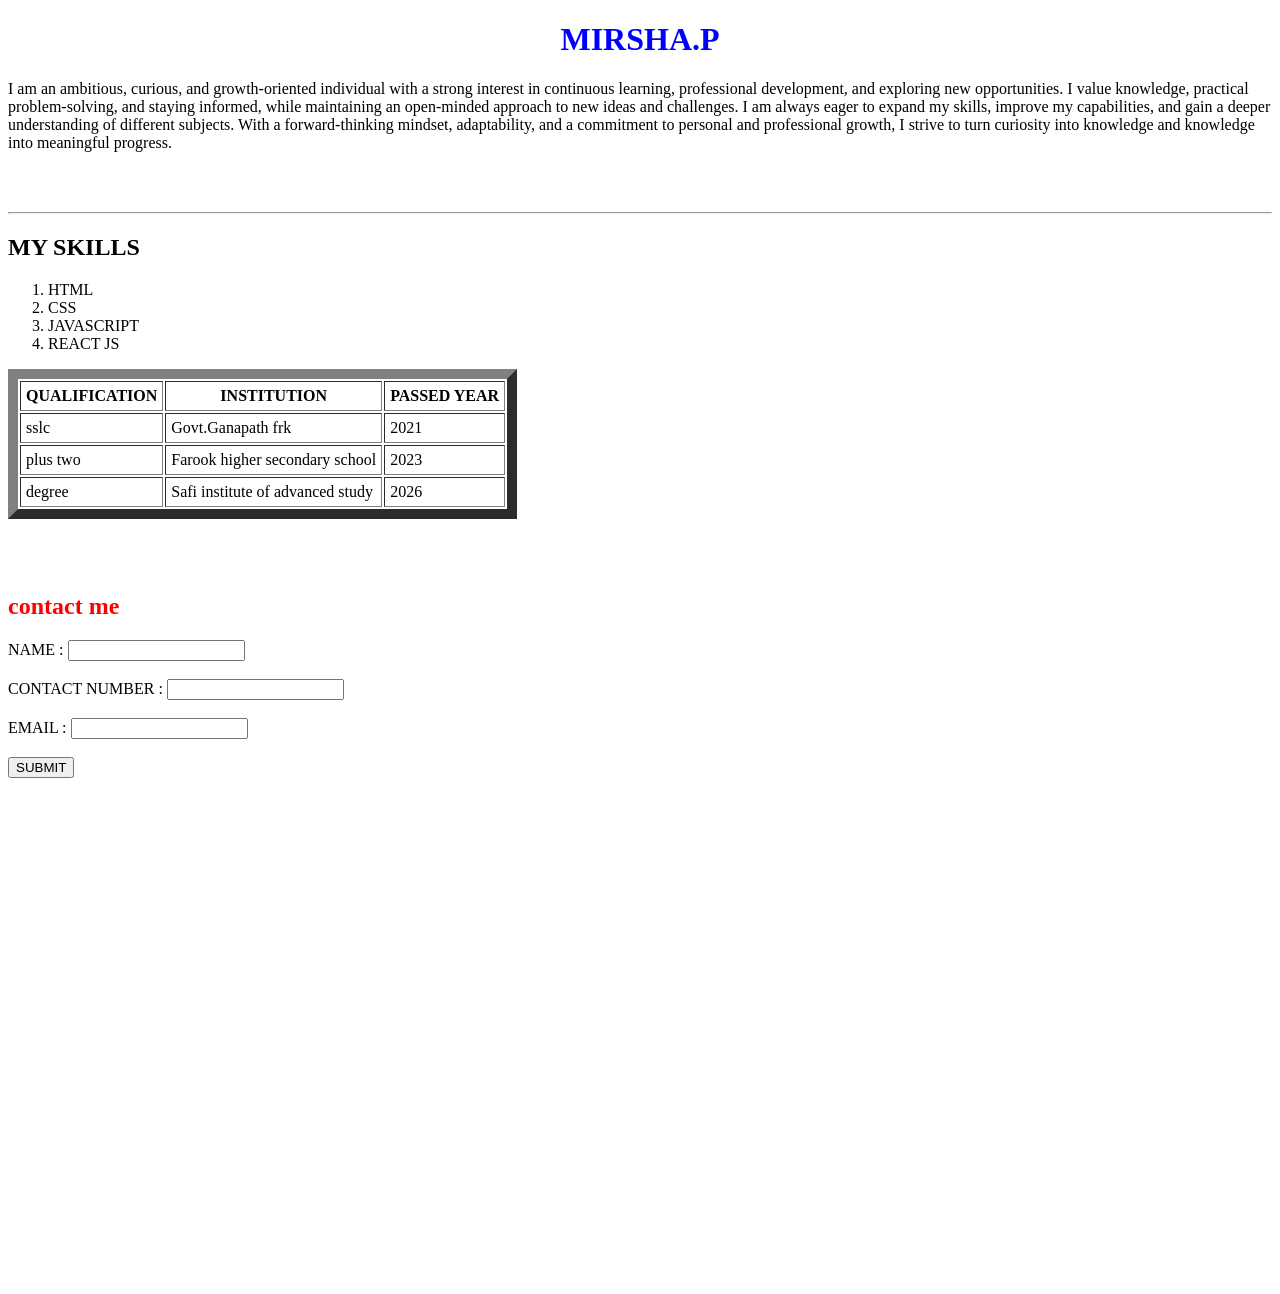
<file: index.html>
<!-- TASK MY PORTFOLIO -->
<!DOCTYPE html>
<html lang="en">
<head>
    <meta charset="UTF-8">
    <meta name="viewport" content="width=device-width, initial-scale=1.0">
    <title>Document</title>
</head>
<body>

    <style>
        h1{
            text-align: center;
            color: blue;
        }
        #head2{
            color: red;
        }
    </style>
    <h1>MIRSHA.P</h1>
    <p>I am an ambitious, curious, and growth-oriented individual with a strong interest in continuous learning, professional development, and exploring new opportunities. I value knowledge, practical problem-solving, and staying informed, while maintaining an open-minded approach to new ideas and challenges. I am always eager to expand my skills, improve my capabilities, and gain a deeper understanding of different subjects. With a forward-thinking mindset, adaptability, and a commitment to personal and professional growth, I strive to turn curiosity into knowledge and knowledge into meaningful progress.</p><br><br>
   
<hr>

    <h2 id="head1">MY SKILLS</h2>
    <ol>
        <li>HTML</li>
        <li>CSS</li>
        <li>JAVASCRIPT</li>
        <li>REACT JS</li>
    </ol>

        <table border="10px" cellpadding="5px" cellspacing="2px">
            <tr>
                <th>QUALIFICATION</th>
                <th>INSTITUTION</th>
                <th>PASSED YEAR</th>
            </tr>

            <tr>
                <td>sslc</td>
                <td>Govt.Ganapath frk</td>
                <td>2021</td>
            </tr>
            
            <tr>
                <td>plus two</td>
                <td>Farook higher secondary school</td>
                <td>2023</td>
            </tr>
            
            <tr>
                <td>degree</td>
                <td>Safi institute of advanced study</td>
                <td>2026</td>
            </tr>

        </table><br><br><br>

        <h2 id="head2">contact me</h2>
        <form action="">

            <label for="">NAME :</label>
            <input type="text" required><br><br>
            <label for="">CONTACT NUMBER :</label>
            <input type="number" required><br><br>
            <label for="">EMAIL :</label>
            <input type="email"><br><br>
            <button type="submit">SUBMIT</button>
            <br><br><br><br>
        </form>

        <iframe src="https://www.google.com/maps/embed?pb=!1m18!1m12!1m3!1d31312.00011754668!2d75.85041767964871!3d11.1876341451675!2m3!1f0!2f0!3f0!3m2!1i1024!2i768!4f13.1!3m3!1m2!1s0x3ba65a835c8c029b%3A0x32bb8b5df6f3194a!2sRamanattukara%2C%20Keralam!5e0!3m2!1sen!2sin!4v1793993924069!5m2!1sen!2sin" width="600" height="450" style="border:0;" allowfullscreen="" loading="lazy" referrerpolicy="strict-origin-when-cross-origin"></iframe>



   
    
</body>
</html>
</file>
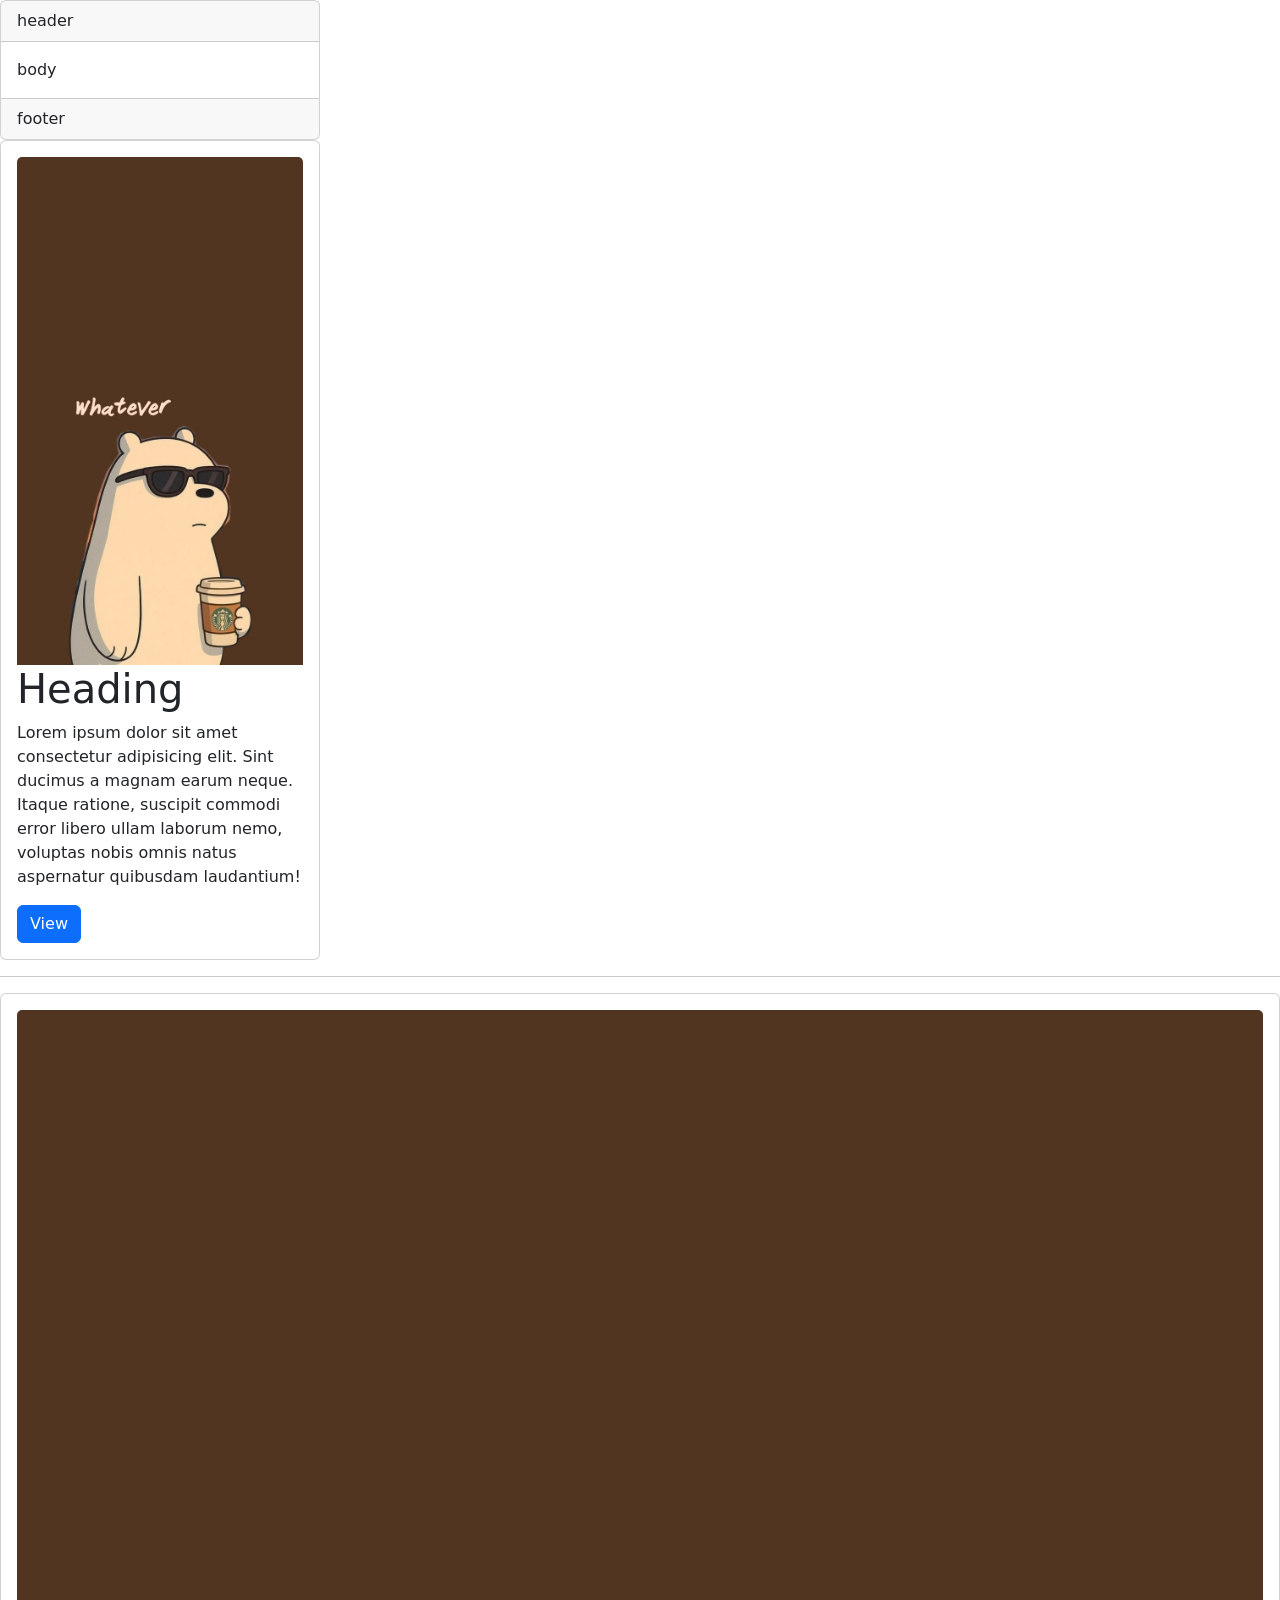
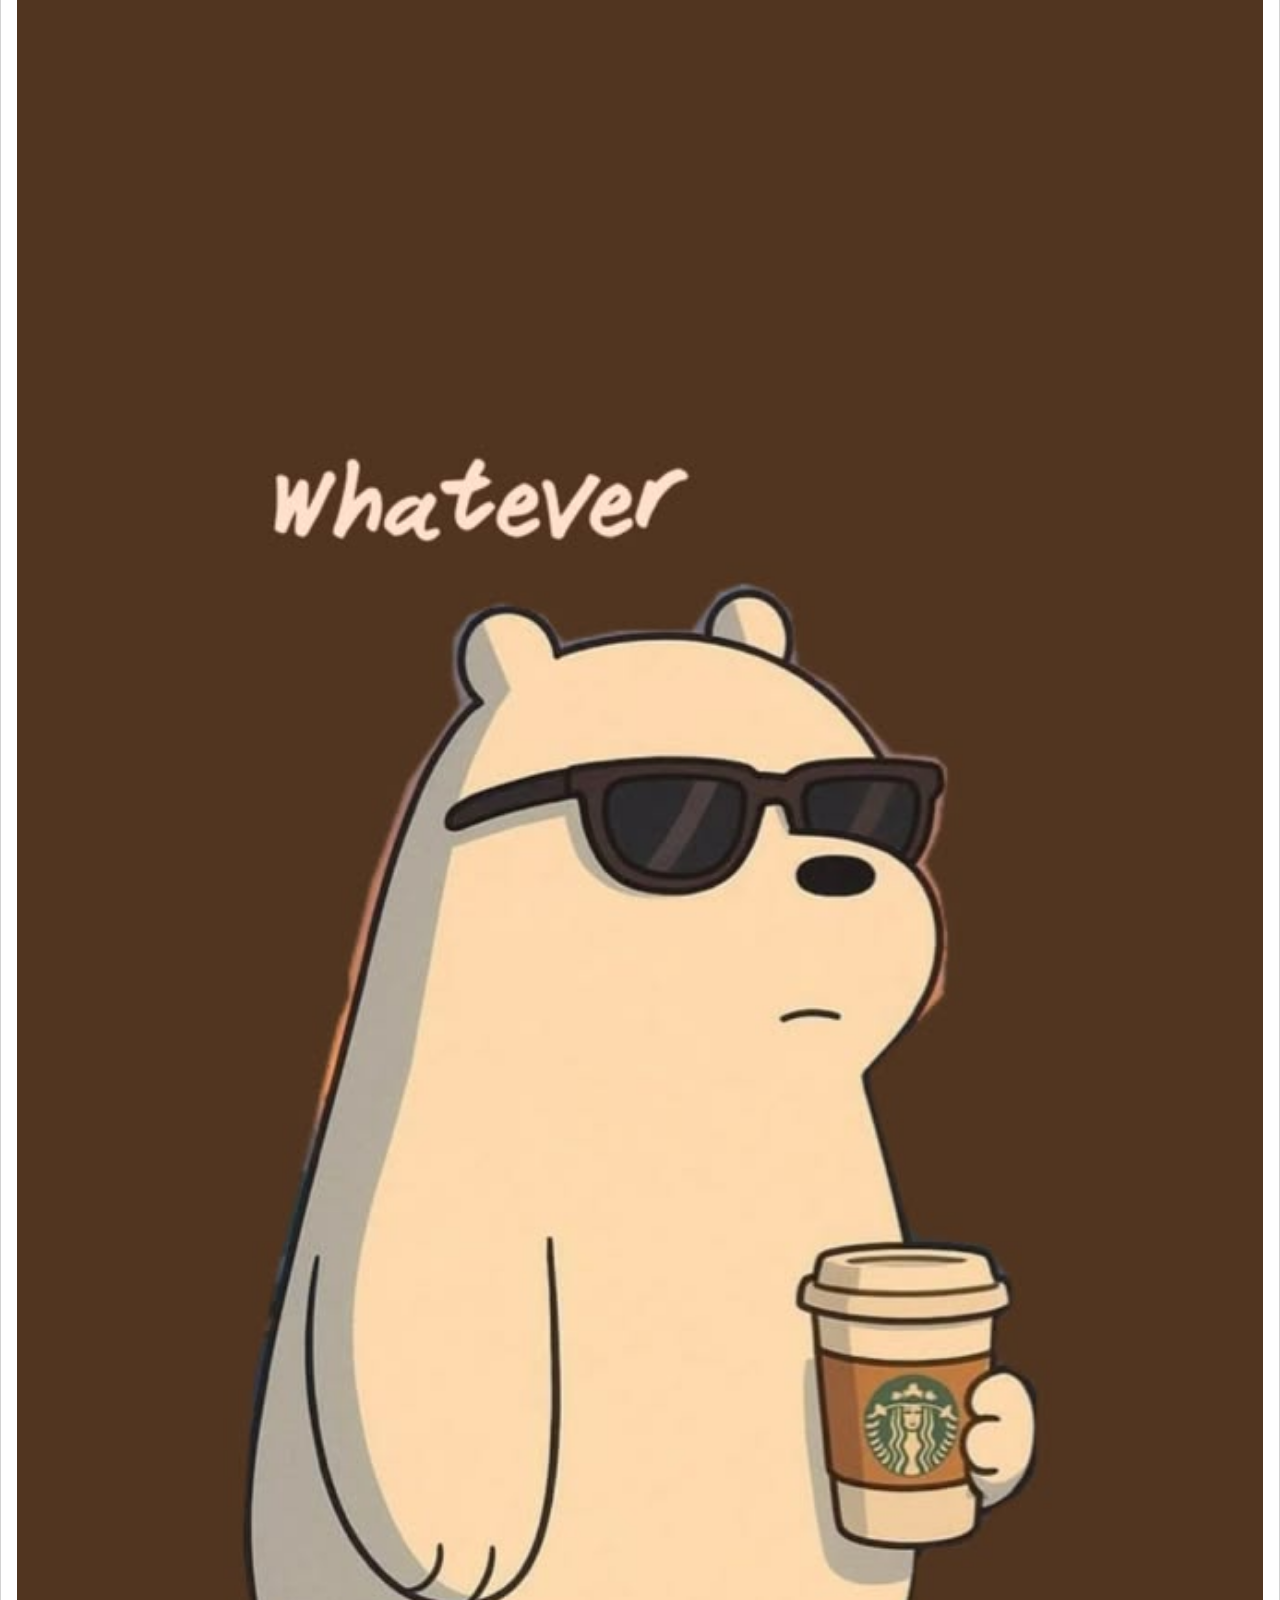
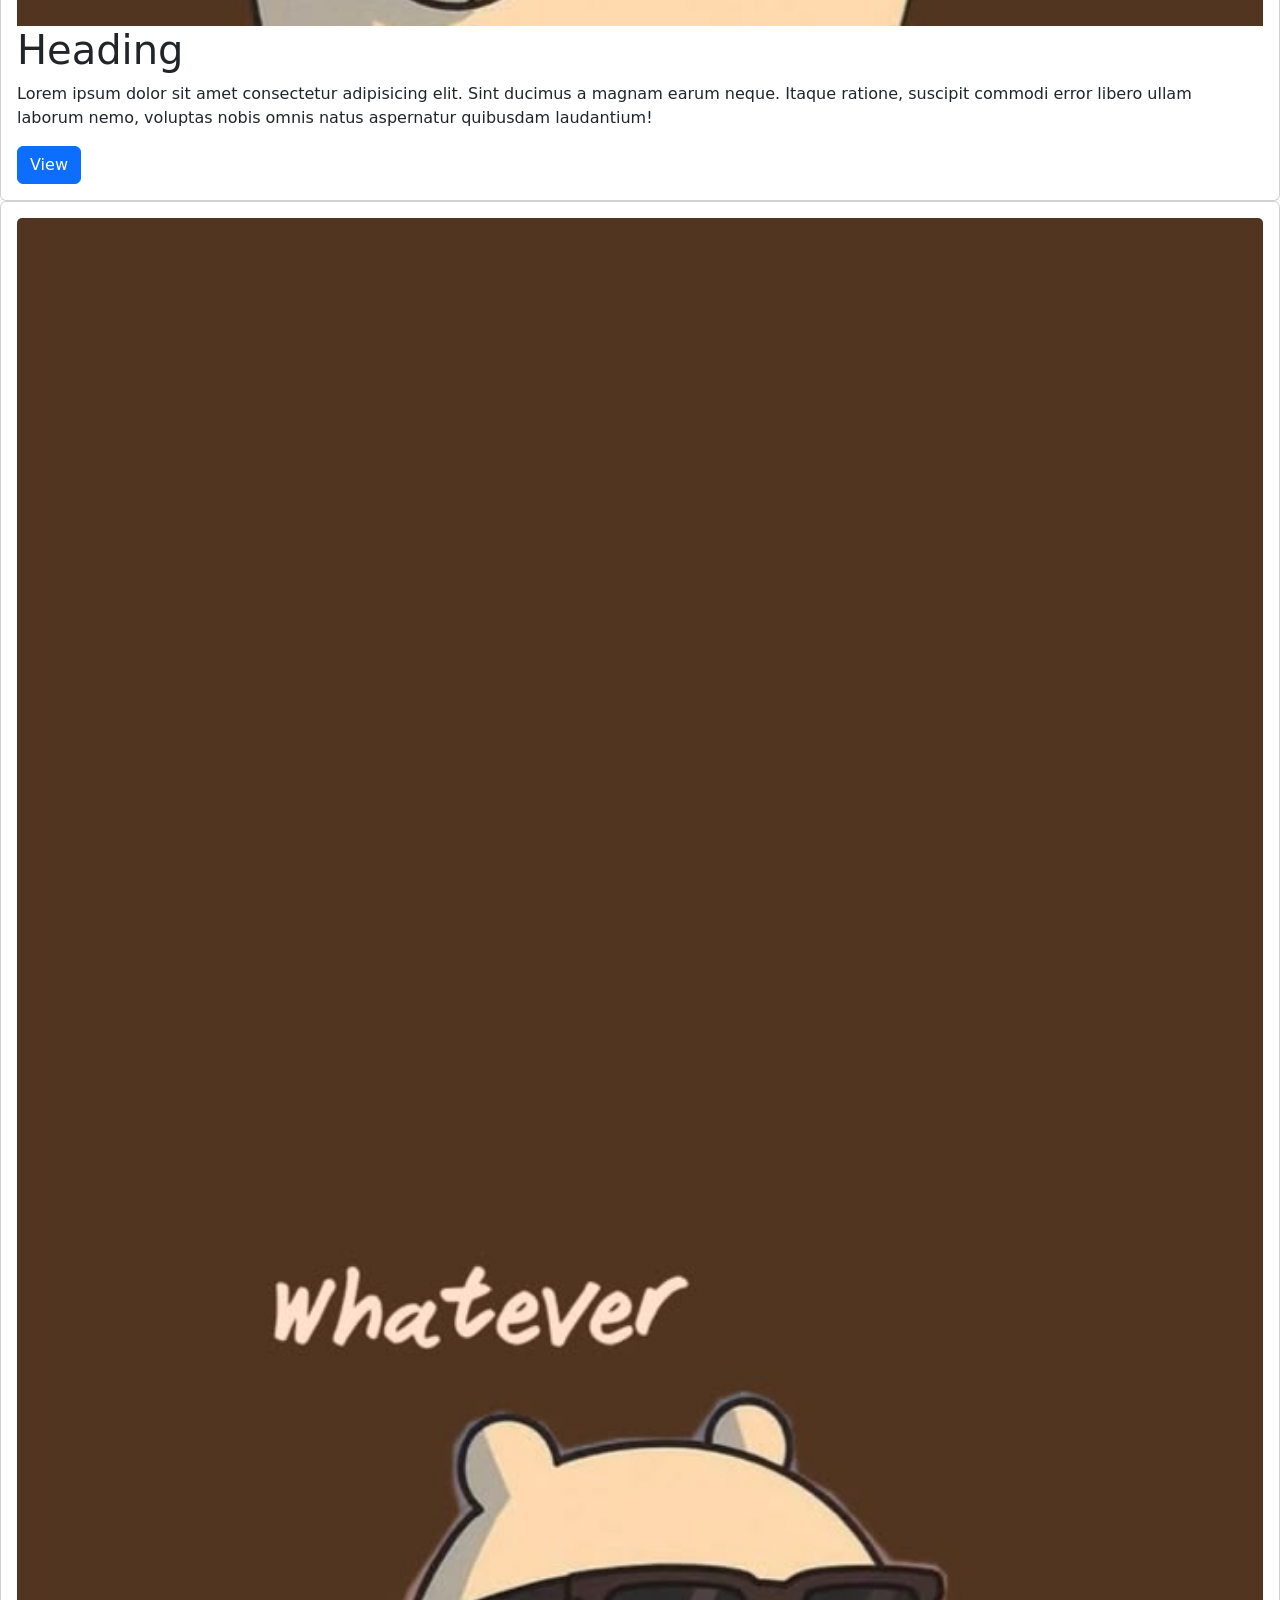
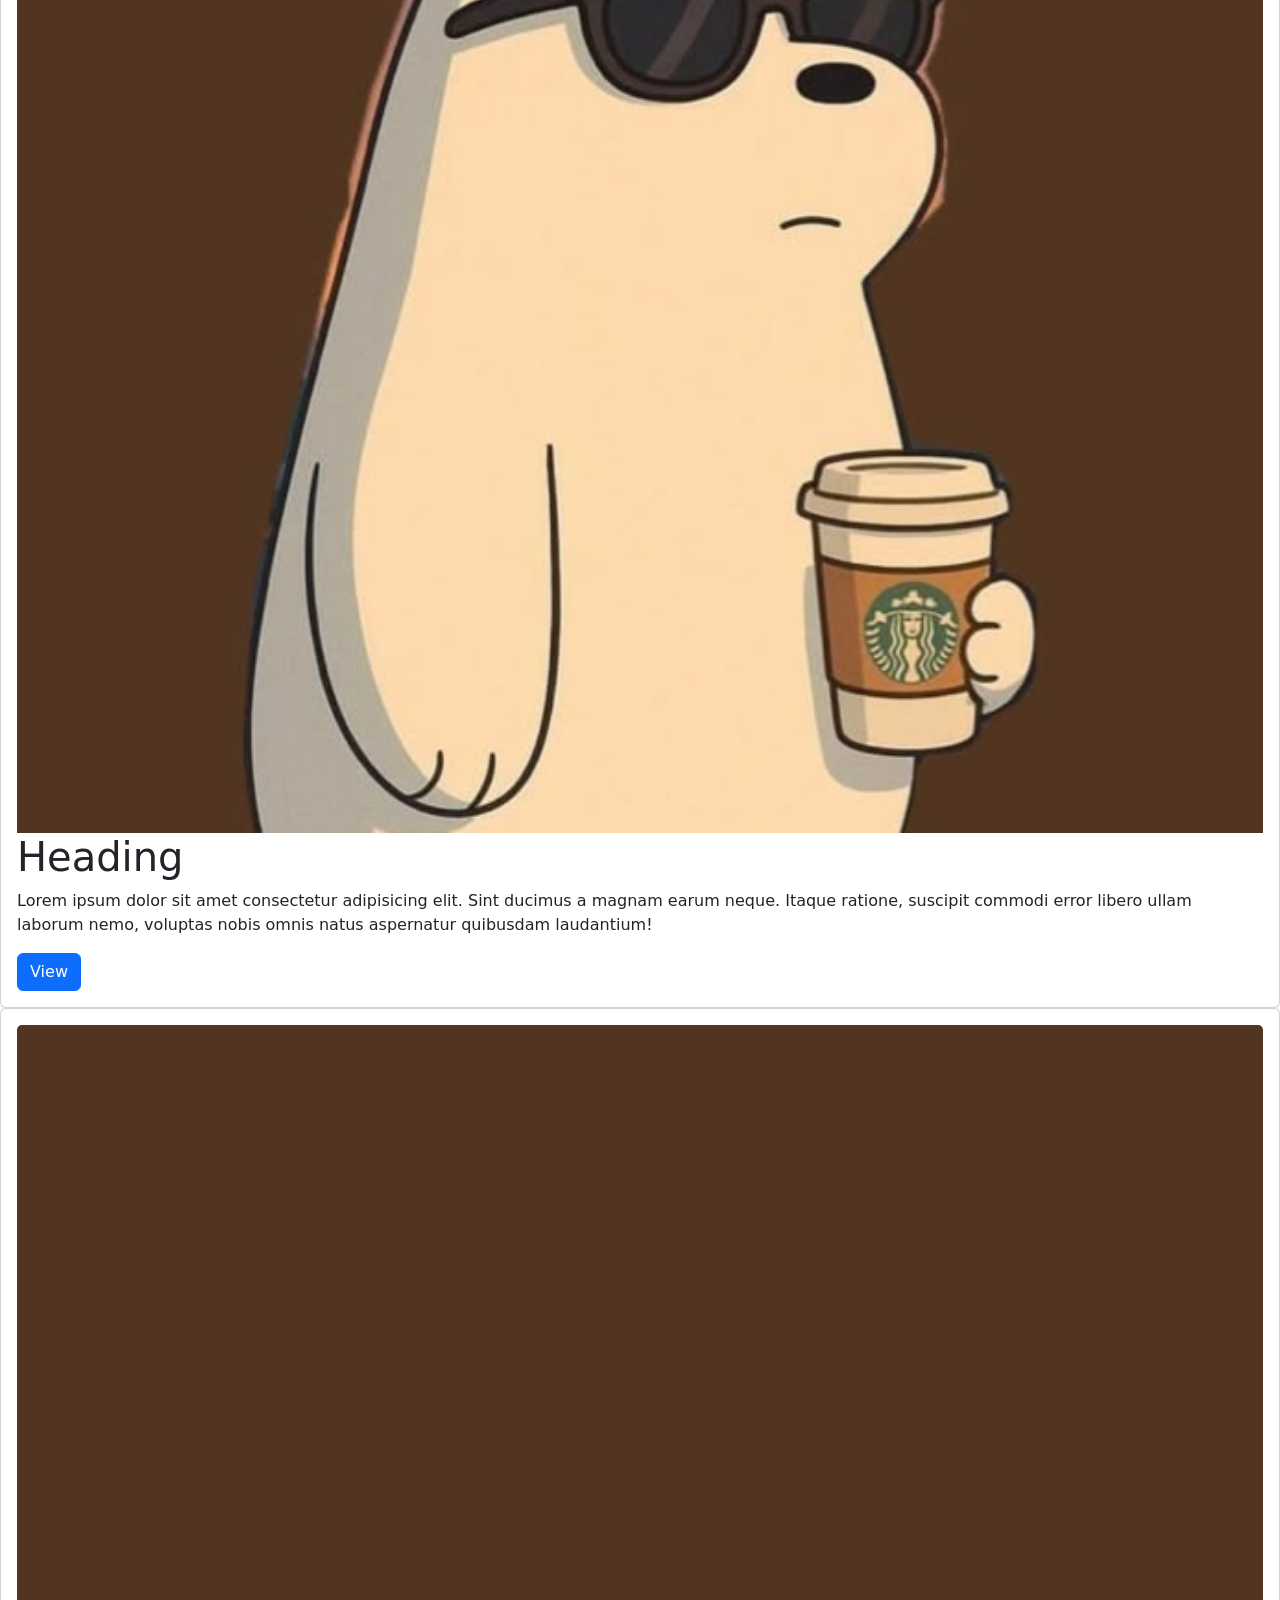
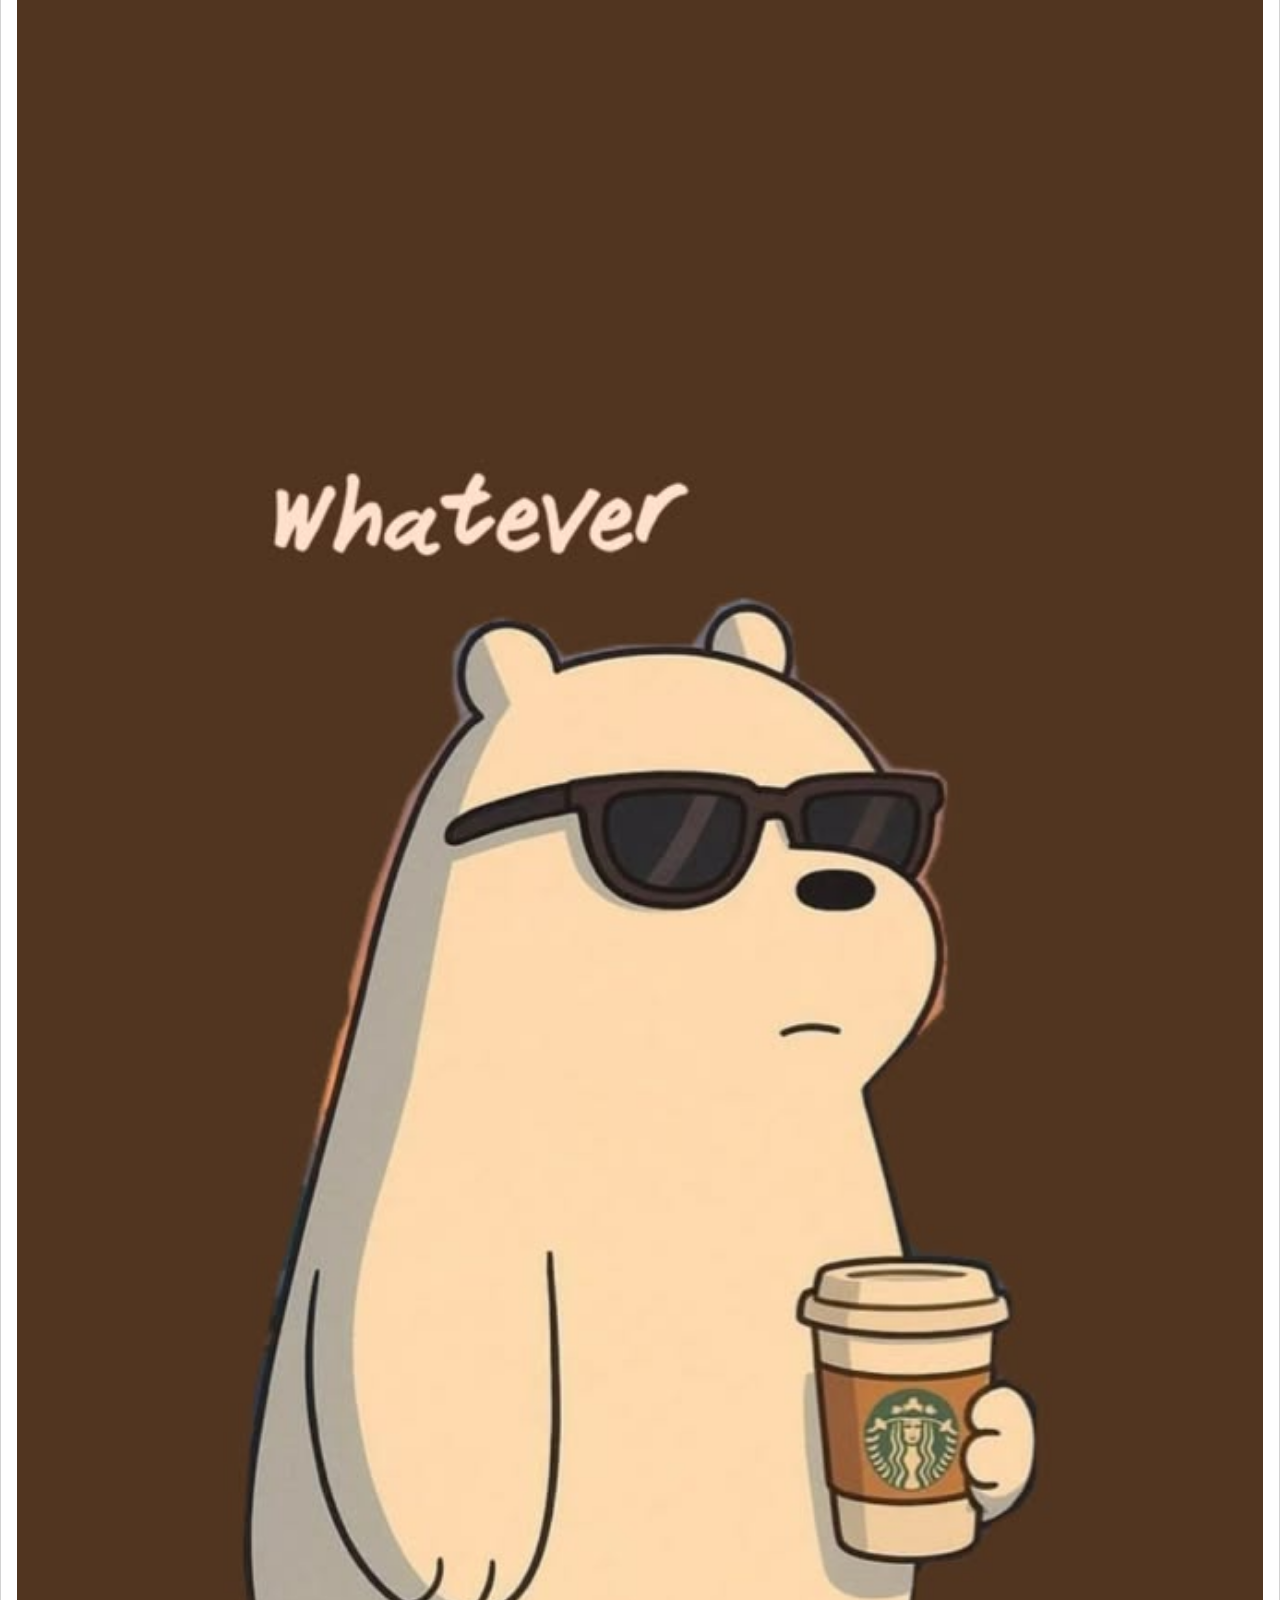
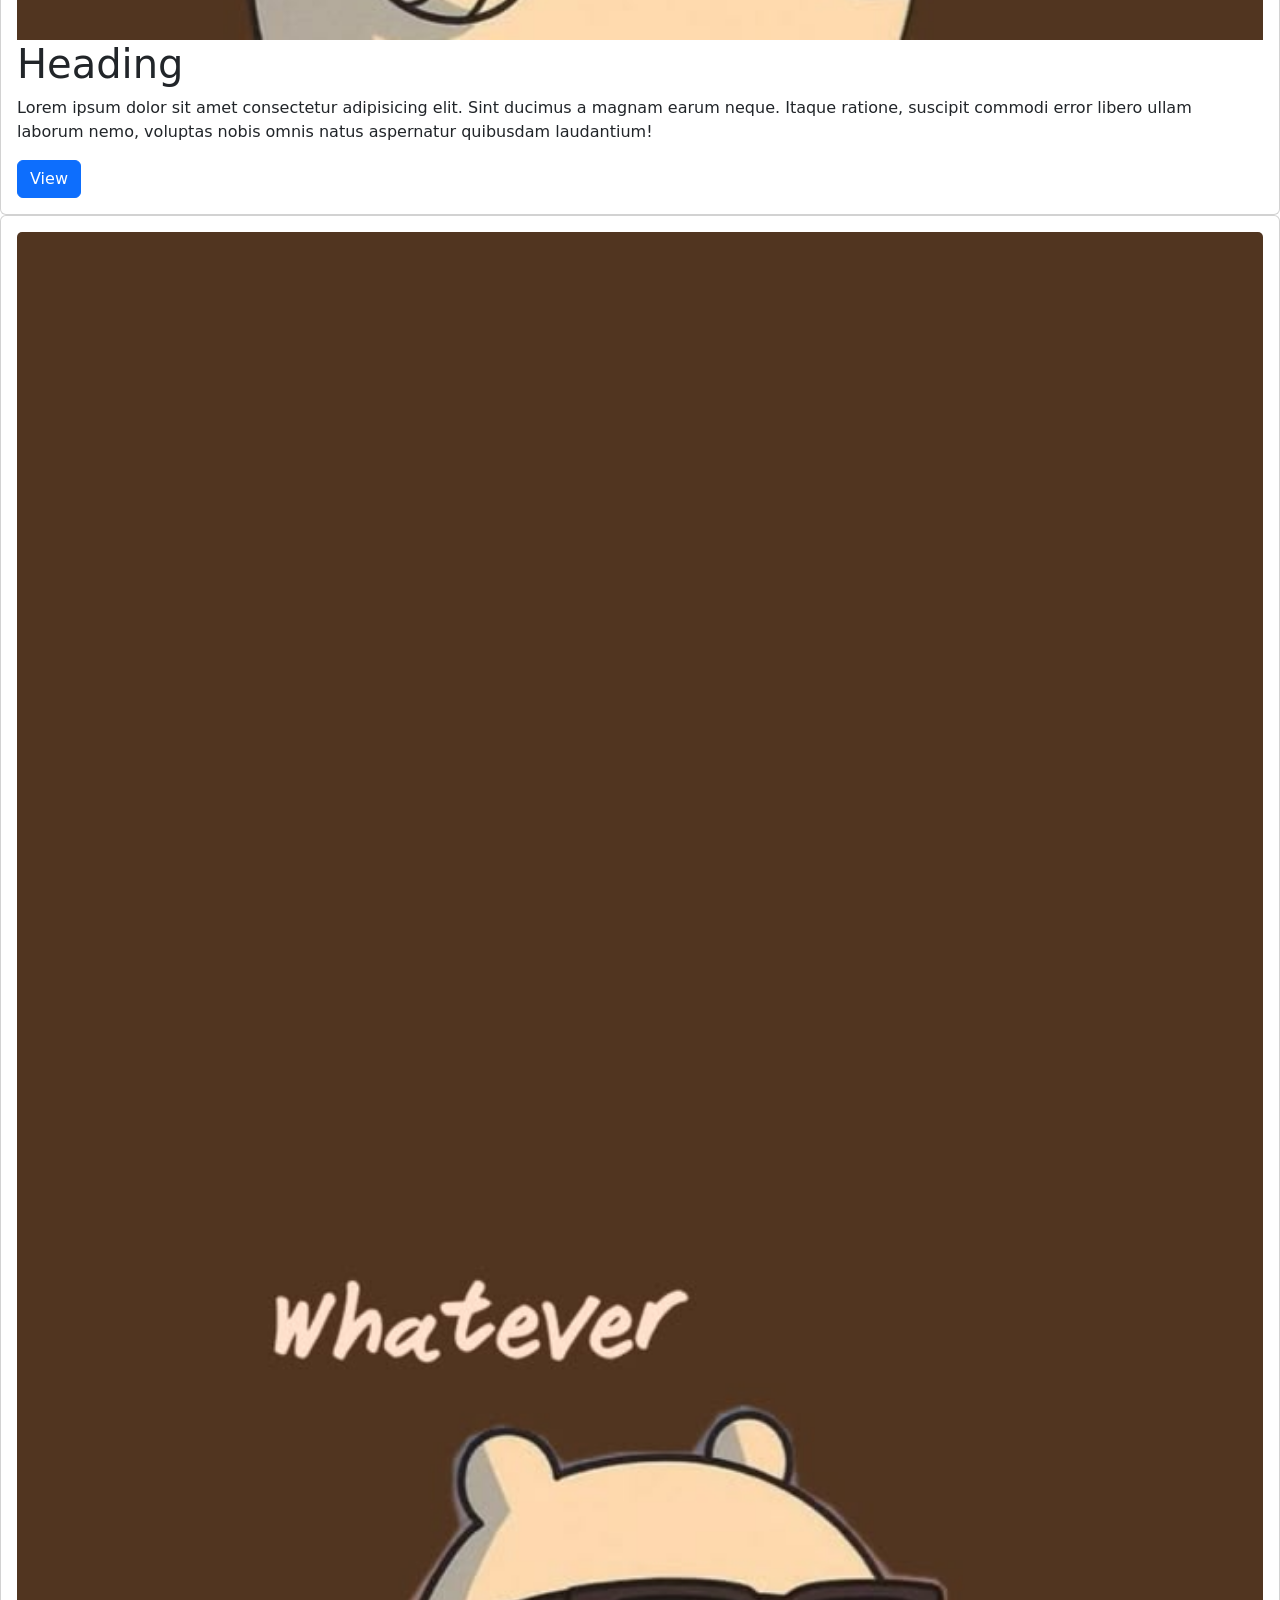
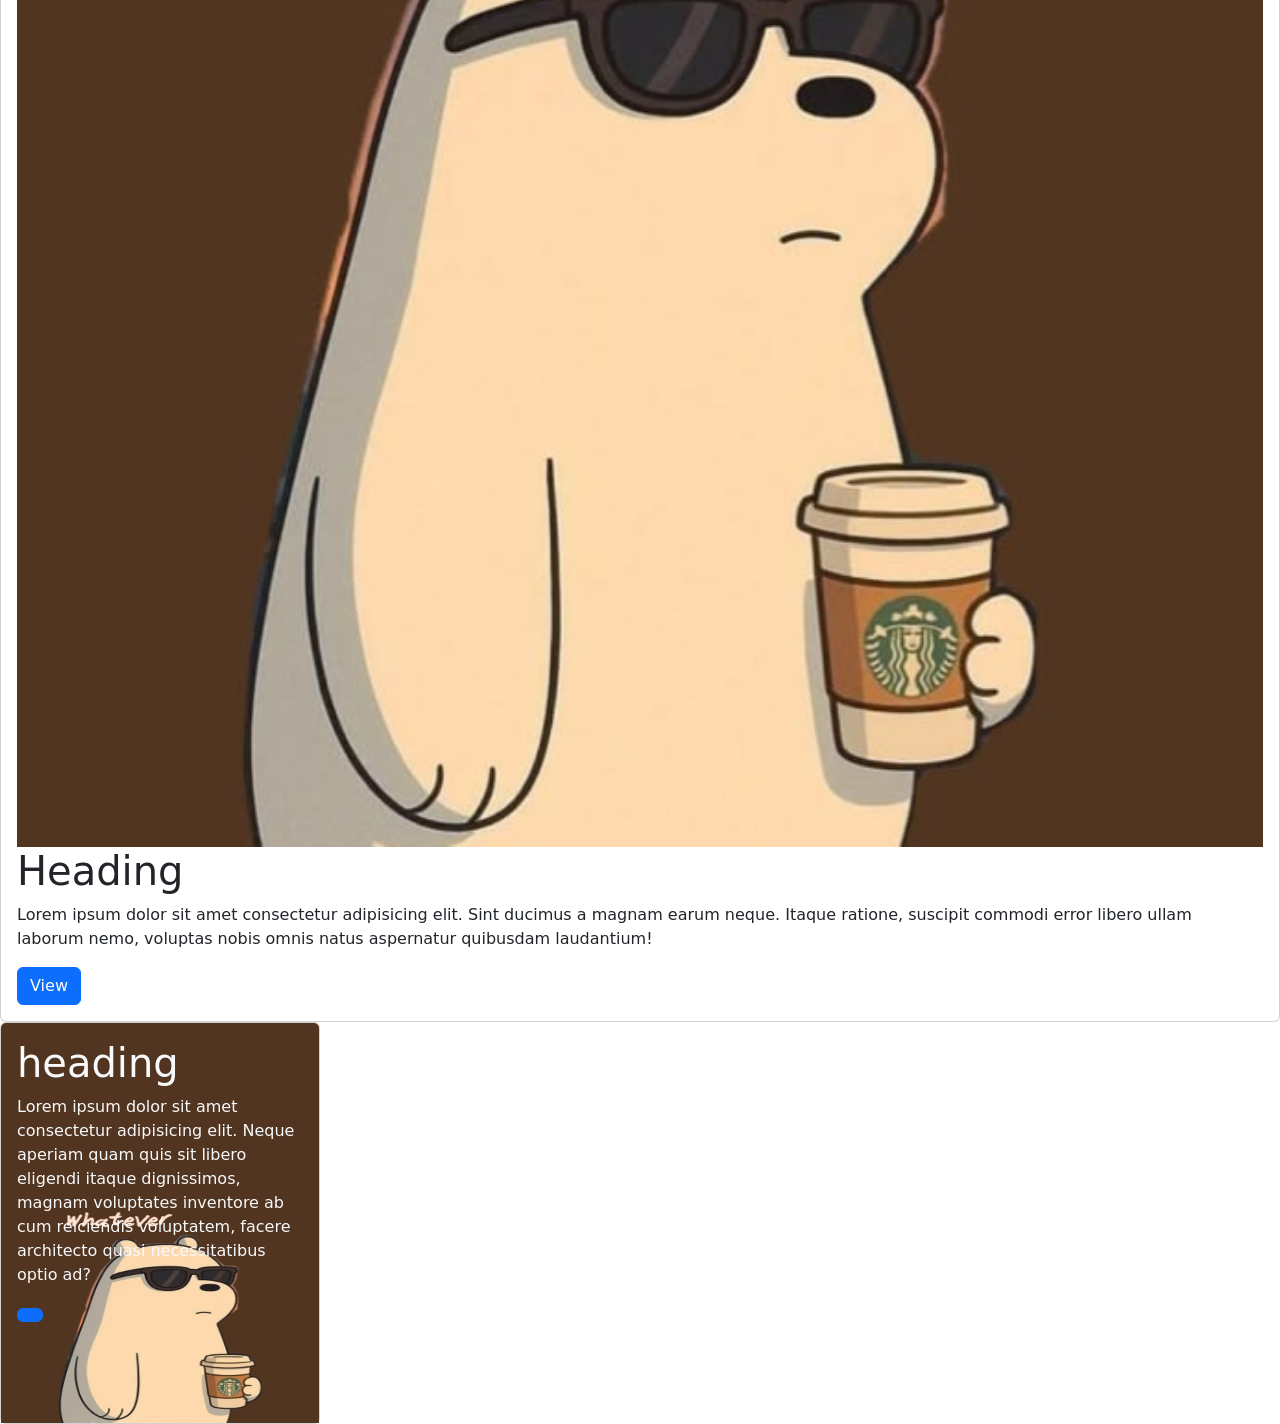
<file: Bootstrap/index.html>
<!DOCTYPE html>
<html lang="en">
<head>
    <meta charset="UTF-8">
    <meta name="viewport" content="width=device-width, initial-scale=1.0">
    <title>Document</title>
    <link href="https://cdn.jsdelivr.net/npm/bootstrap@5.3.9/dist/css/bootstrap.min.css" rel="stylesheet" integrity="sha384-yEPZ7jP9S0QKiUQ0m3jjsO4ProIW7wvR9gXkI7JOGa2XVsw53Yke2bsdkBbjmmiX" crossorigin="anonymous">
</head>
<body>

<!-- CONTEXTUAL COLORS>>

 primary  blue
 secondary grey
 success  green
 danger  red
 info  skyblue
 light 
 dark
 muted
 white
 
 -->

    <!-- <h1 class="text-primary">HEADING</h1>
    <h1 class="text-secondary">HEADING</h1>
    <h1 class="text-muted">HEADING</h1>
    <h1 class="text-dark">HEADING</h1>
    <h1 class="text-info">HEADING</h1>
    <h1 class="text-success">HEADING</h1> -->

<!-- 
    <hr> -->

<!--     
    <h1 class="bg-primary">HEADING</h1>
    <h1 class="bg-secondary">HEADING</h1>
    <h1 class="bg-muted">HEADING</h1>
    <h1 class="bg-dark">HEADING</h1>
    <h1 class="bg-info">HEADING</h1>
    <h1 class="bg-success">HEADING</h1> -->

<!-- 
    <hr><hr> -->

<!-- 
    <div class="container bg-success">
        <h1>Hello, Bootstrap!</h1>
    </div>
    <hr><hr>
    <div class="container-fluid bg-info">
        <h1>HEADING1</h1>
    </div>

    <hr>

    <h1>Heading Tag</h1>
    <p class="h1">HELLO</p>
    <p class="h2">HELLO</p>
    <p class="h3">HELLO</p>
    <p class="h4">HELLO</p>
    <p class="h5">HELLO</p>
    <p class="h6">HELLO</p>

    <hr>

    <h1 class="display-1">hey</h1>
    <h1 class="display-2">hey</h1>
    <h1 class="display-3">hey</h1>
    <h1 class="display-4">hey</h1>
    <h1 class="display-5">hey</h1>
    <h1 class="display-6">hey</h1>
    
    <hr><hr> -->


    <!-- -----------TABLE---------
    here table responsive enn kodukkunath ammal undakiya table valuthanenkil aa table mathram scroll 
    cheyyan means allathe scroll akumbol aa webpage full scroll avum so ath avoid akan oru div nte ullil table pass chyya then class ath kodukkuka 
    -->

<!-- 
    <div class="table-responsive">
    <table class="table table-bordered table-striped table-hover table-dark">
        <thead>
            <tr>
                <th>NAME</th>
                <th>PLACE</th>
                <th>AGE</th>        
            </tr>
        </thead>
        <tbody>
            <tr>
                <td>Mirsha.p</td>
                <td>Ramanattukara</td>
                <td>21</td>
            </tr>
            <tr>
                <td>lua</td>
                <td>calicut</td>
                <td>1</td>
            </tr>
            <tr>
                <td>zeyan</td>
                <td>mlprm</td>
                <td>14</td>
            </tr>
        </tbody>
    </table>
    </div>

    <hr> -->

    <!-- ----GRID SYSTEM---------
    there are 2 classes 
    .row 
    .column
    -->
<!-- 
    <div class="row">
        <div class="col bg-danger">col-1</div>
        <div class="col bg-black">col-2</div>
        <div class="col bg-info">col-3</div>
    </div> -->

    <!-- .col-x 
     .col-6-->

    <!-- <hr>
    <div class="row">
        <div class="col-6 bg-danger">col-1</div>
        <div class="col-6 bg-black">col-2</div>
    </div>

    <div class="row">
        <div class="col-2 bg-danger">col-1</div>
        <div class="col-3 bg-black">col-2</div>
        <div class="col-2 bg-info">col-3</div>
    </div>
    <hr>
    
    <div class="row">
        <div class="col-md-4 bg-danger">col-1</div>
        <div class="col-md-4 bg-black">col-2</div>
        <div class="col-md-4 bg-info">col-3</div>
    </div>
    <hr>
    <div class="row">
        <div class="col-6 bg-primary">
            <h1>heading</h1>
            <p>Lorem ipsum dolor sit amet, consectetur adipisicing elit. Earum distinctio natus deserunt a saepe eaque nisi, reiciendis fugiat impedit. Dolor facere quis accusantium tempora odio dolores unde nam totam reiciendis.</p>
        </div>
         <div class="col-6 bg-info">
            <h1>heading</h1>
            <p>Lorem ipsum dolor sit amet, consectetur adipisicing elit. Earum distinctio natus deserunt a saepe eaque nisi, reiciendis fugiat impedit. Dolor facere quis accusantium tempora odio dolores unde nam totam reiciendis.</p>
        </div>

    </div> -->

<!-- ------CARDS---------- -->
 
 <div class="card" style="width :25%">
    <div class="card-header">header</div>
    <div class="card-body">body</div>
    <div class="card-footer">footer</div>
 </div>
 <div class="card" style="width :25%">
    <div class="card-body" >
        <img src="image1.jpg" alt="" class="card-img-top">
        <h1 class="card-title">Heading</h1>
        <p class="card-text">Lorem ipsum dolor sit amet consectetur adipisicing elit. Sint ducimus a magnam earum neque. Itaque ratione, suscipit commodi error libero ullam laborum nemo, voluptas nobis omnis natus aspernatur quibusdam laudantium!</p>
        <a href="" class="btn btn-primary">View</a>
    </div>
 </div>
<hr>
<div class="row">
 <div class="col">
    <div class="card" style="width : 100%;height: 100%;">
        <div class="card-body">
        <img src="image1.jpg" alt="" class="card-img-top">
        <h1 class="card-title">Heading</h1>
        <p class="card-text">Lorem ipsum dolor sit amet consectetur adipisicing elit. Sint ducimus a magnam earum neque. Itaque ratione, suscipit commodi error libero ullam laborum nemo, voluptas nobis omnis natus aspernatur quibusdam laudantium!</p>
        <a href="" class="btn btn-primary">View</a>
    </div>
    </div>
 </div>
 </div>

 <div class="col">
    <div class="card" style="width :100%;height: 100%;">
        <div class="card-body">
        <img src="image1.jpg" alt="" class="card-img-top">
        <h1 class="card-title">Heading</h1>
        <p class="card-text">Lorem ipsum dolor sit amet consectetur adipisicing elit. Sint ducimus a magnam earum neque. Itaque ratione, suscipit commodi error libero ullam laborum nemo, voluptas nobis omnis natus aspernatur quibusdam laudantium!</p>
        <a href="" class="btn btn-primary">View</a>
        </div>
    </div>
    
 </div>

 
 <div class="col">
    <div class="card" style="width :100%;height: 100%;">
        <div class="card-body">
        <img src="image1.jpg" alt="" class="card-img-top">
        <h1 class="card-title">Heading</h1>
        <p class="card-text">Lorem ipsum dolor sit amet consectetur adipisicing elit. Sint ducimus a magnam earum neque. Itaque ratione, suscipit commodi error libero ullam laborum nemo, voluptas nobis omnis natus aspernatur quibusdam laudantium!</p>
        <a href="" class="btn btn-primary">View</a>
        </div>
    </div>
    
 <div class="col">
    <div class="card" style="width :100%;height: 100%;">
        <div class="card-body">
            <img src="image1.jpg" alt="" class="card-img-top">
            <h1 class="card-title">Heading</h1>
            <p class="card-text">Lorem ipsum dolor sit amet consectetur adipisicing elit. Sint ducimus a magnam earum neque. Itaque ratione, suscipit commodi error libero ullam laborum nemo, voluptas nobis omnis natus aspernatur quibusdam laudantium!</p>
            <a href="" class="btn btn-primary">View</a>
        </div>
    </div>   
 </div>
 </div>


<div class="card text-light" style="width :25%; height: 100%;">
    <img src="image1.jpg" alt="" class="card-img-top" height="400px">
    <div class="card-img-overlay">
        <h1 class="card-title">heading</h1>
        <p class="card-text">Lorem ipsum dolor sit amet consectetur adipisicing elit. Neque aperiam quam quis sit libero eligendi itaque dignissimos, magnam voluptates inventore ab cum reiciendis voluptatem, facere architecto quasi necessitatibus optio ad?</p>
        <a href="" class="btn btn-primary"></a>
    </div> 
</div>

</body>
</html>
</file>
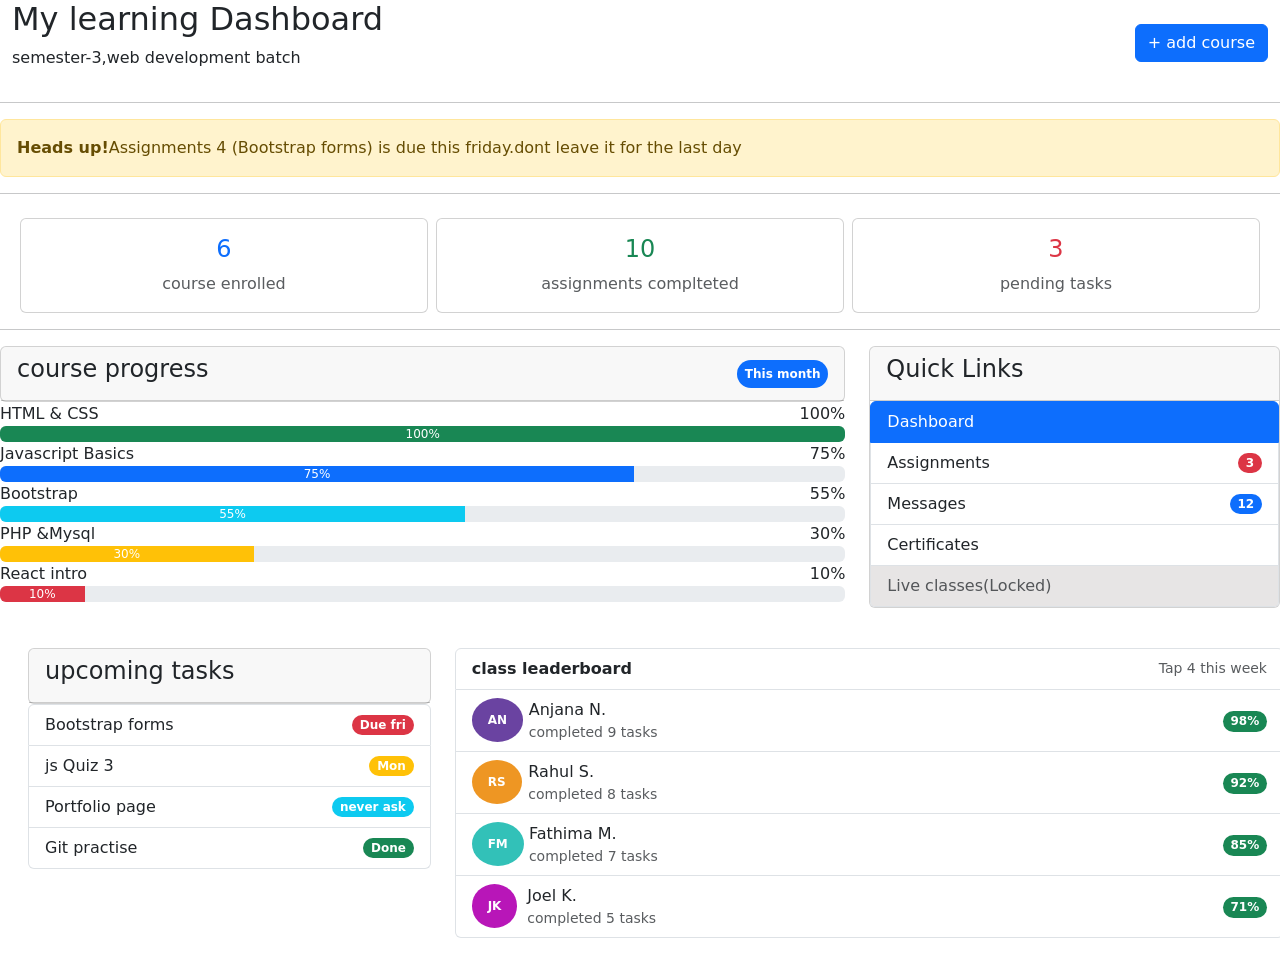
<file: task/index.html>
<!DOCTYPE html>
<html lang="en">
<head>
    <meta charset="UTF-8">
    <meta name="viewport" content="width=device-width, initial-scale=1.0">
    <title>Document</title>
    <link href="https://cdn.jsdelivr.net/npm/bootstrap@5.3.3/dist/css/bootstrap.min.css" rel="stylesheet">

    <script src="https://cdn.jsdelivr.net/npm/bootstrap@5.3.3/dist/js/bootstrap.bundle.min.js"></script>

</head>
<body>
    <div class="container-fluid dashboard">

        <div class="d-flex justify-content-between align-items-center">
            <div>
                <h2 class="title-dashboard ">My learning Dashboard</h2>
                <p class="subtitle-dashboard">semester-3,web development batch</p>
            </div>

            <button class="btn btn-primary">+ add course</button>
        </div>
    </div>
    <hr>
    <div class="alert alert-warning ">
        <b>Heads up!</b>Assignments 4 (Bootstrap forms) is due this friday.dont leave it for the last day
    </div>
    <hr>
    <div class="row m-3 g-2 text-center ">
        <div class="col-md-4">
            <div class="card py-3">
                <h4 class="text-primary">6</h4>
                <span class="text-muted">course enrolled</span>
            </div>
        </div>
        <div class="col-md-4">
            <div class="card py-3">
                <h4 class="text-success">10</h4>
                <span class="text-muted">assignments complteted</span>
            </div>
        </div>
         <div class="col-md-4">
            <div class="card py-3">
                <h4 class="text-danger">3</h4>
                <span class="text-muted">pending tasks</span>
            </div>
        </div>

    </div>
    <hr>
    <div class="row">
        <!-- course progress -->
        <div class="col-8">
            <div class="card">
                <div class="card-header d-flex justify-content-between align-items-center">
                    <h4>course progress</h4>
                    <span class="badge bg-primary py-2 rounded-pill">This month</span>
                </div>
            </div>
            <div class="card-body">
                <!-- progress-1 -->
                <div class="d-flex justify-content-between">
                    <span>HTML & CSS</span>
                    <span>100%</span>
                </div>
                <div class="progress">
                    <div class="progress-bar bg-success" style="width: 100%;"> 100%</div>
                </div>
                <!-- progress-2 -->
                <div class="d-flex justify-content-between">
                    <span>Javascript Basics</span>
                    <span>75%</span>
                </div>
                 <div class="progress nb-2">
                    <div class="progress-bar bg-primary" style="width: 75%;"> 75%</div>
                </div>

                <!-- progress-3 -->
                <div class="d-flex justify-content-between">
                    <span>Bootstrap</span>
                    <span>55%</span>
                </div>
                 <div class="progress nb-2">
                    <div class="progress-bar bg-info" style="width: 55%;"> 55%</div>
                </div>

                <!-- progress-4 -->
                <div class="d-flex justify-content-between">
                    <span>PHP &Mysql</span>
                    <span>30%</span>
                </div>
                 <div class="progress nb-2">
                    <div class="progress-bar bg-warning" style="width: 30%;"> 30%</div>
                </div>

                <!-- progress-5 -->
                <div class="d-flex justify-content-between">
                    <span>React intro</span>
                    <span>10%</span>
                </div>
                 <div class="progress nb-2">
                    <div class="progress-bar bg-danger" style="width: 10%;"> 10%</div>
                </div>

            </div>
        </div>

        <!-- QUICK-LINKS -->
        <div  class="col-4">
            <div class="card">
                <div class="card-header">
                    <h4>Quick Links</h4>
                </div>
                <ul class="list-group">
                    <li class="list-group-item active">Dashboard</li>
                    <li class="list-group-item d-flex justify-content-between align-items-center">Assignments
                        <span class="badge bg-danger rounded-pill">3</span>
                    </li>
                    <li class="list-group-item d-flex justify-content-between align-items-center">Messages
                        <span class="badge bg-primary rounded-pill">12</span>
                    </li>
                    <li class="list-group-item">Certificates</li>
                    <li class="list-group-item disabled" style="background-color: rgb(231,229,229);">Live classes(Locked)</li>
                </ul>
            </div>
        </div>
        <div class="row m-3 g-4">
            <!-- UPCOMING TASKS -->
             <div class="col-md-4">
                <div class="card">
                    <div class="card-header">
                        <h4>upcoming tasks</h4>
                    </div>
                </div>
                
            <ul class="list-group">
                <li class=" list-group-item d-flex justify-content-between align-items-center">Bootstrap forms
                    <span class="badge bg-danger rounded-pill">Due fri</span>
                </li>
                <li class=" list-group-item d-flex justify-content-between align-items-center ">js Quiz 3
                    <span class="badge bg-warning rounded-pill">Mon</span>
                </li>
                <li class=" list-group-item d-flex justify-content-between align-items-center">Portfolio page
                    <span class="badge bg-info rounded-pill">never ask</span>
                </li>
                <li class=" list-group-item d-flex justify-content-between align-items-center
                ">Git practise
                    <span class="badge bg-success rounded-pill">Done</span>
                </li>
            </ul>
             </div>
             <!-- class leaderboard -->
            <div class="col-md-8">
                <ul class="list-group">
                    <li class="list-group-item d-flex justify-content-between align-items-center">
                        <span class="fw-bold">class leaderboard</span>
                        <small class="text-muted">Tap 4 this week</small>
                    </li>
            <!-- ---------------------------- -->
                    <li class="list-group-item d-flex justify-content-between align-items-center">

                        <div class="row">
                            <div class="col-3">
                                <span class="badge rounded-circle p-3" style="background-color: rgb(106,67,161);">AN</span>
                            </div>
                            <div class="col">
                                <span>Anjana N.
                                    <small class="d-block text-muted">completed 9 tasks</small>
                                </span>
                            </div>
                        </div>

                        <div>
                            <span class="badge bg-success rounded-pill">98%</span>
                        </div>
                    </li>
            <!-- --------------------------- -->
                    <li class="list-group-item d-flex justify-content-between align-items-center">
                        <div class="row">
                            <div class="col-3">
                                <span class="badge rounded-circle p-3" style="background-color: rgb(238,150,35);">RS</span>
                            </div>
                            <div class="col">
                                <span>Rahul S.
                                    <small class="d-block text-muted">completed 8 tasks</small>
                                </span>
                            </div>
                        </div>

                        <div>
                            <span class="badge bg-success rounded-pill">92%</span>
                        </div>
                    </li>
                    <!-- ------------------------------ -->
                    <li class="list-group-item d-flex justify-content-between align-items-center">
                        <div class="row">
                            <div class="col-3">
                                <span class="badge rounded-circle p-3" style="background-color: rgb(50,193,184);">FM</span>
                            </div>
                            <div class="col">
                                <span>Fathima M.
                                    <small class="d-block text-muted">completed 7 tasks</small>
                                </span>
                            </div>
                        </div>

                        <div>
                            <span class="badge bg-success rounded-pill">85%</span>
                        </div>
                    </li>
                    <!-- ------------------------------- -->
                    <li class="list-group-item d-flex justify-content-between align-items-center">
                        <div class="row">
                            <div class="col-3">
                                <span class="badge rounded-circle p-3" style="background-color: rgb(184,22,184);">JK</span>
                            </div>
                            <div class="col">
                                <span>Joel K.
                                    <small class="d-block text-muted">completed 5 tasks</small>
                                </span>
                            </div>
                        </div>

                        <div>
                            <span class="badge bg-success rounded-pill">71%</span>
                        </div>
                    </li>

                </ul>

            </div>
        </div>
    </div>
     




    </div>


    
</body>
</html>
</file>
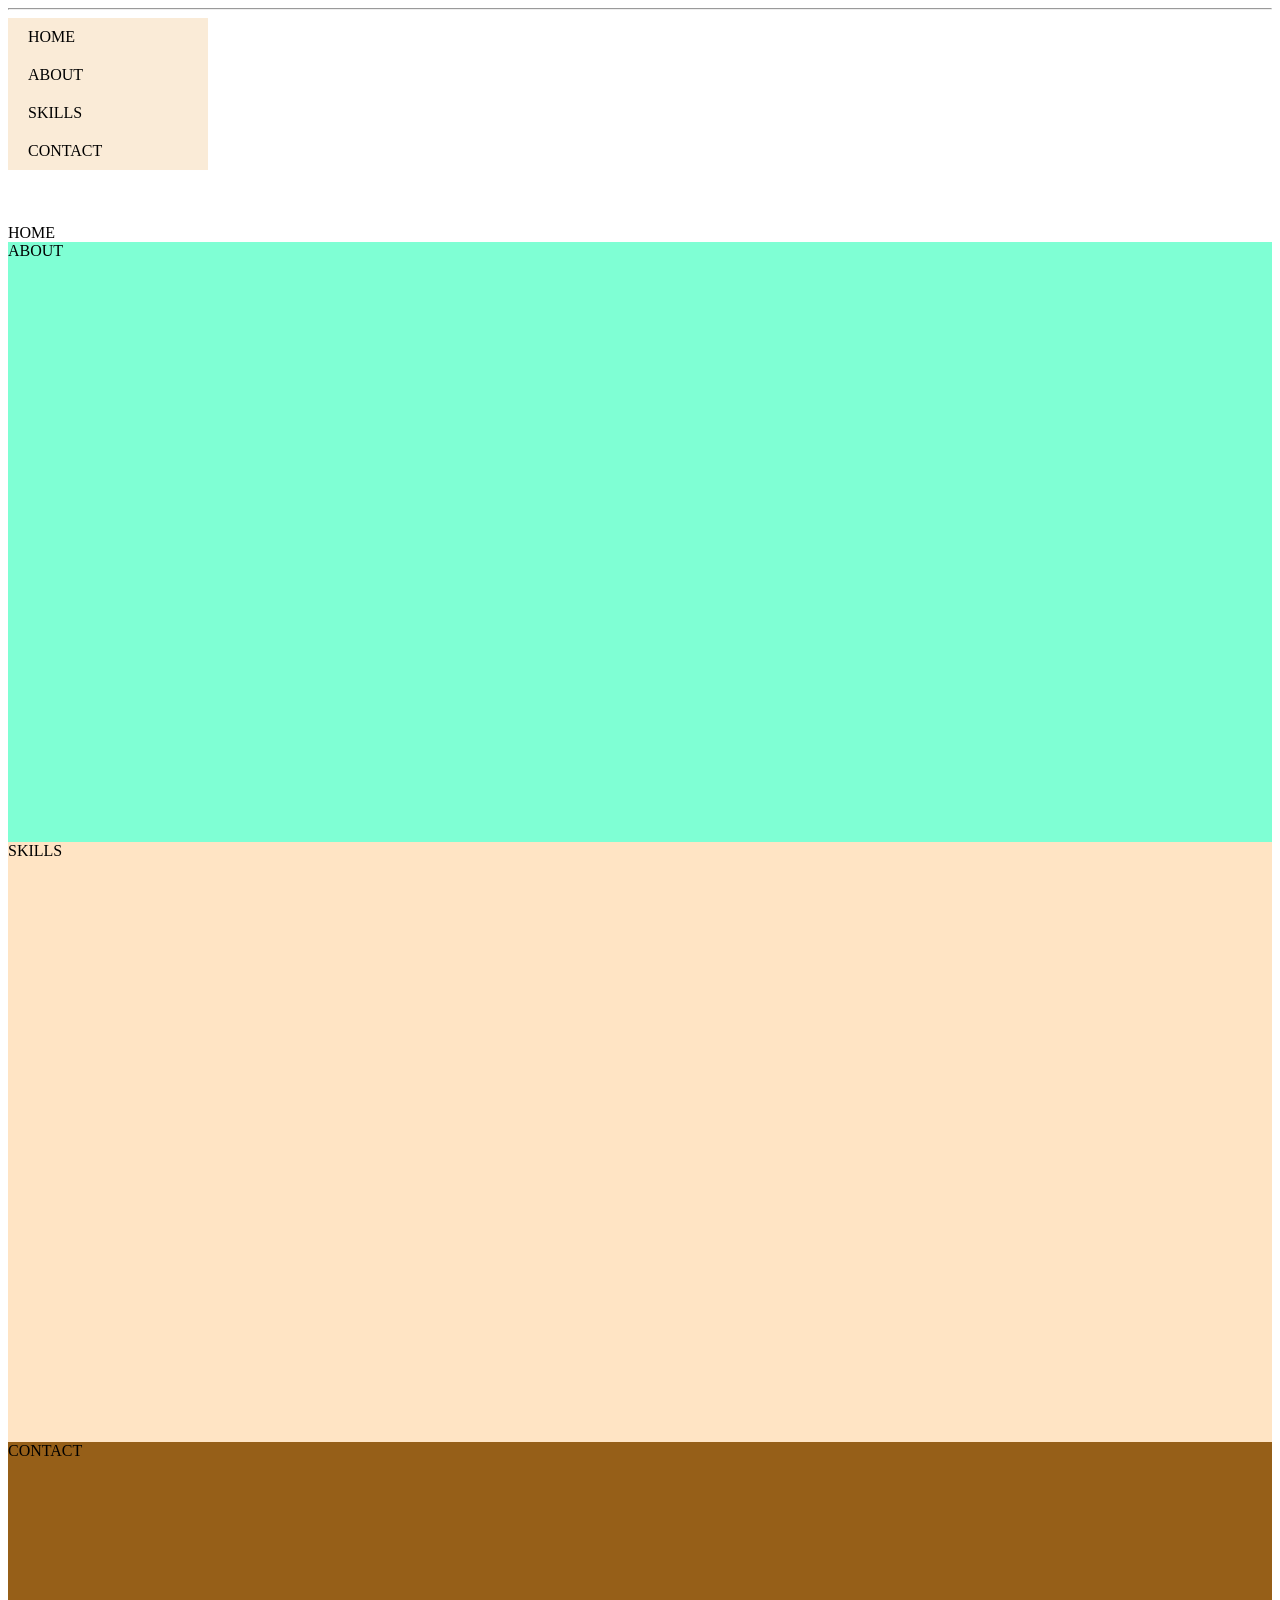
<file: background.html>
<!DOCTYPE html>
<html lang="en">
<head>
    <meta charset="UTF-8">
    <meta name="viewport" content="width=device-width, initial-scale=1.0">
    <title>Document</title>
    <link rel="stylesheet" href="styles.css">
</head>
<body>

<!-- 
    <div id="box1"></div>
    <div id="box2"></div>
    <div id="box3"></div> -->

<!-- 
    <div id="div1">
        <h1>heading</h1>
    </div>

    <div class="container">PARENT 
        <div class="box">CHILD</div>
    </div> -->
<!-- 
    <div class="box1"></div>
    <div class="container">
        <h3>Navbar</h3>
    </div>

    <div class="box2"></div> -->
<!-- 
    <div class="box">box1</div>
    <div class="box">box2</div>
    <div class="box">box3</div>

    <hr>

    <h3>FLEX BOXES</h3>    
<div class="flex-container">
    <div class="box1">box1</div>
    <div class="box1">box2</div>
    <div class="box1">box3</div>
</div> -->

    <!-- <h1>GRID SYSTEM</h1>

<div class="grid-container">
    <div class="box2">
        <h2>heading</h2>
        <p>Lorem ipsum dolor sit amet consectetur, adipisicing elit. Placeat culpa quod minus rerum obcaecati fugit sint sit? Perspiciatis sint cum at sunt laboriosam reprehenderit architecto modi, odio corporis doloribus. Reiciendis!</p>
    </div>


    <div class="box2">
        <h2>heading</h2>
        <p>Lorem ipsum dolor sit amet consectetur adipisicing elit. Nam rerum adipisci dicta laboriosam harum modi placeat aliquam omnis magni distinctio. Commodi similique excepturi dolore! Quibusdam voluptas id vitae quisquam cumque.</p>
    </div>


    <div class="box2">
        <h2>heading</h2>
        <p>Lorem ipsum dolor sit amet consectetur adipisicing elit. Corporis debitis, dolor repudiandae aspernatur sit sed quos consequatur amet? Adipisci alias iusto velit unde similique odit mollitia magnam labore voluptate nulla.</p>
    </div>


    <div class="box2">
        <h2>heading</h2>
        <p>Lorem ipsum dolor sit amet consectetur adipisicing elit. Quam, iste omnis. Deserunt consectetur nemo illum! Accusamus delectus officia vitae laborum, quibusdam sunt mollitia enim dolorem alias modi cum sapiente quia!</p>
    </div>


    <div class="box2">
        <h2>heading</h2>
        <p>Lorem ipsum, dolor sit amet consectetur adipisicing elit. Quae optio ab illo vitae in laboriosam eligendi vel fugiat magni officia beatae necessitatibus, accusamus aperiam tempore placeat, voluptas quaerat, ducimus molestiae?</p>
    </div>


    <div class="box2">
        <h2>heading</h2>
        <p>Lorem ipsum dolor sit amet, consectetur adipisicing elit. Amet corporis quisquam sequi sint officia modi veritatis earum. Quibusdam recusandae sequi, tempore, aliquid nihil repellat aut eaque sint neque, ullam exercitationem!</p>
    </div>
    
</div> -->
<!-- 
    <div class="overflow">
        <p>optio, accusamus obcaecati aspernatur qui, quod delectuLorem ipsum dolor, sit amet consectetur adipisicing elit. Rem eius s cumque officia enim ex esse, hic iusto dignissimos? Sequi exercitationem beatae excepturi culpa?
            optio, accusamus obcaecati aspernatur qui, quod delectuLorem ipsum dolor, sit amet consectetur adipisicing elit. Rem eius s cumque officia enim ex esse, hic iusto dignissimos? Sequi exercitationem beatae excepturi culpa?
            optio, accusamus obcaecati aspernatur qui, quod delectuLorem ipsum dolor, sit amet consectetur adipisicing elit. Rem eius s cumque officia enim ex esse, hic iusto dignissimos? Sequi exercitationem beatae excepturi culpa?

        </p>
    </div> -->

    <hr>

    <!-- Z-INDEX -->
<!-- 
    <div class="red">
        <div class="green"></div>
        <div class="blue"></div>
    </div>

    <div class="float">
        <h1>HEADING</h1>
    </div>

     -->
 


     <!-- NAVIGATION BAR -->

<ul>
    <li><a href="home">HOME</a></li>
    <li><a href="about">ABOUT</a></li>
    <li><a href="skills">SKILLS</a></li>
    <li><a href="contact">CONTACT</a></li>
</ul><br><br><br>

    <div class="home" id="home">HOME</div>
    <div class="about" id="about">ABOUT</div>
    <div class="skills" id="skills">SKILLS</div>
    <div class="contact" id="contact">CONTACT</div>






</body>
</html>
</file>
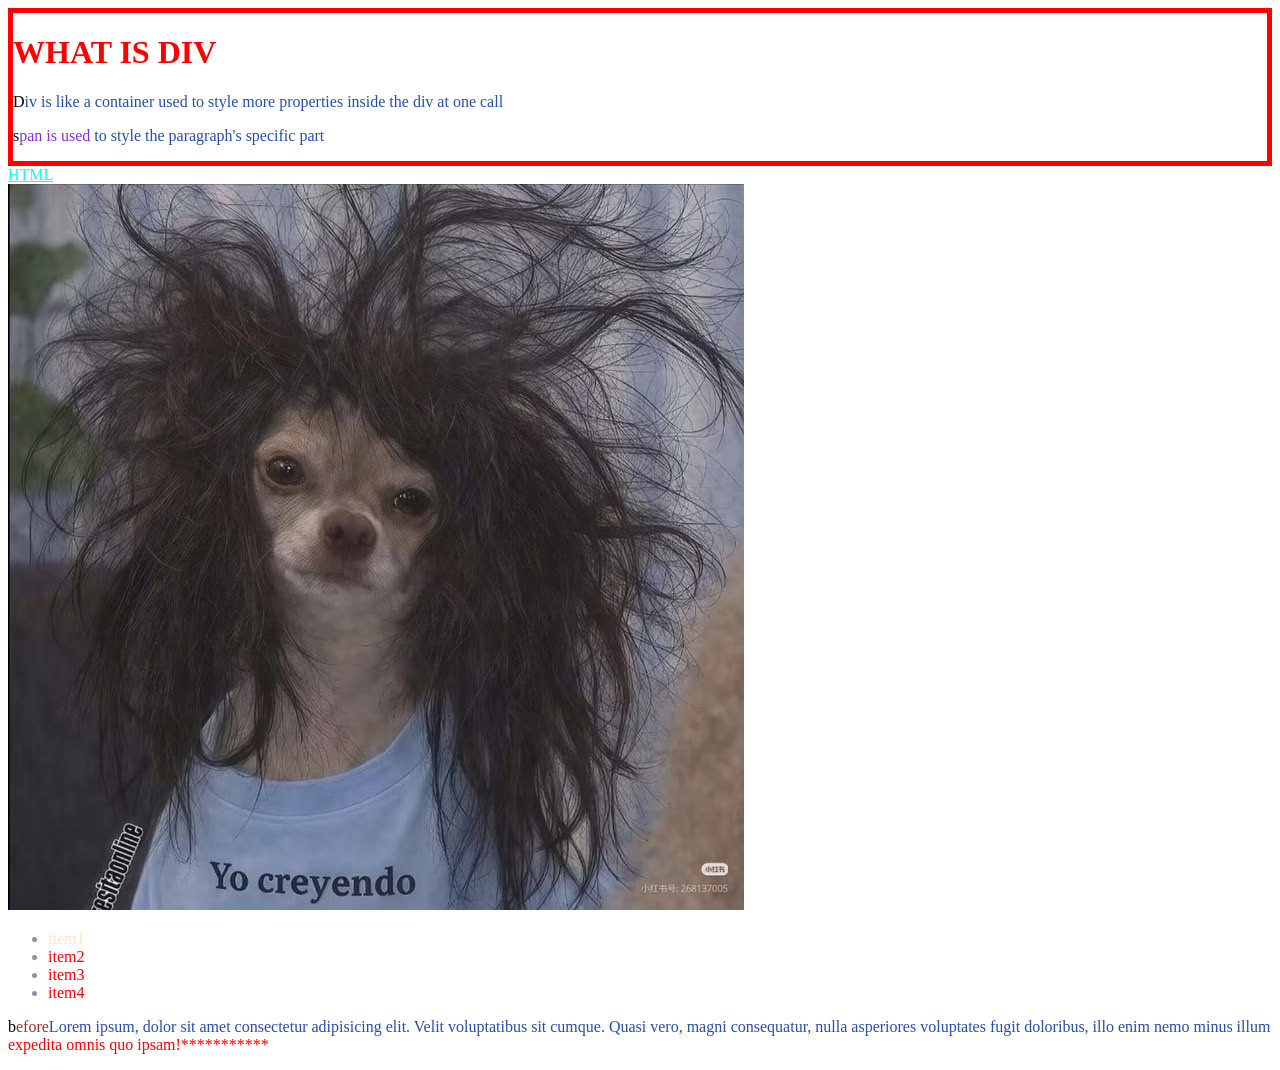
<file: cssselectors.html>
<!DOCTYPE html>
<html lang="en">
<head>
    <meta charset="UTF-8">
    <meta name="viewport" content="width=device-width, initial-scale=1.0">
    <title>Document</title>
</head>
<body>
    <style>
        #div1{
            border: 5px solid red;
        }
        #span1{
            color: blueviolet;
        }

        /* .container p{
            background-color: aqua;

        }  example for descendant selector >>> it styles only properties which is inside the containers(div)*/

        /*.container>p{
            background-color: aquamarine;
        }  example for child selector>>>>>>>>it styles only parent class's child classes(containernte ullil varunna p tagine mathram style cheyum incase section veranenkil athine style aakoola)
         */

        /* .container+p{
            background-color: brown;
        } example for adjacent sibling selector>>>> containernte aadthlla p tag*/
        /* .container~p{
            background-color: aqua;
         /* }  adjcnt sblgnte aduthulla ella p tags*/

        a:link{
            color: aqua;
        }
        a:visited{
            color: green;
        }
        a:hover{
            color: yellow;
        }
        a:active{
            background-color: black;
        }
        /* link>> link nte colour 
        visited>> aa link visited anenkil color green aka
        hover>>link nte mukaliloode mouse pokumbol linknte clr yellow akka
        active>> link click chyumbol linknte clr blck */

         
        img{
            opacity: 1;
        } 
        img:hover{
            opacity: 0.5;
        }

        p:first-line{
            color: rgb(38, 77, 177);
        }
        p:first-letter{
            color: black;
        }
        li:first-child{
            color: bisque;
        }
        #para1::before{
            content: "before";
            color: brown;
        }
        #para1::after{
            content: "***********";
        }
        ::selection{
            background-color: beige;
            color: black;
        }

        ::marker{
            color: rgb(144 ,144,168);
        }
        *{
            color: red;
        }

    </style>

<!-- 
    <h1>CSS SELECTOR</h1>
    <ul>
        <li>Element selector-tagname,id,class name</li>
        <li>combinators
            <ol>
                <li>Descendant selector(space)</li>        
                <li>child selector(>)</li>
                <li>adjascent sibling selector(+)</li>
                <li>general sibling selector(-)</li>
            </ol>
        </li>
        <li>psuedo class</li> 
        <li>psuedo element</li>

    </ul> -->

<!-- example for combinators -->
    <div id="div1">
        <h1>WHAT IS DIV</h1>
        <P>Div is like a container used to style more properties inside the div at one call</P>
        <p><span id="span1">span is used</span> to style the paragraph's specific part </p>
    </div>
<!-- 
    <div class="container">
        <p>paragraph1</p>
        <section>
            <p>paragraph2</p>
        </section>
        <p>paragraph3</p>
    </div>

    <p>paragraph4</p>
    <p>paragraph5</p>

    <div class="container">
        <p>paragraph6</p>
        <p>paragraph7</p>
    </div> -->


    <a href="https://www.w3schools.com/html/">HTML</a><br>
    <img src="image2.jpg" alt="">

    <ul>
        <li>item1</li>
        <li>item2</li>
        <li>item3</li>
        <li>item4</li>
    </ul>
    <p id="para1">Lorem ipsum, dolor sit amet consectetur adipisicing elit. Velit voluptatibus sit cumque. Quasi vero, magni consequatur, nulla asperiores voluptates fugit doloribus, illo enim nemo minus illum expedita omnis quo ipsam!</p>
</body>
</html>
</file>
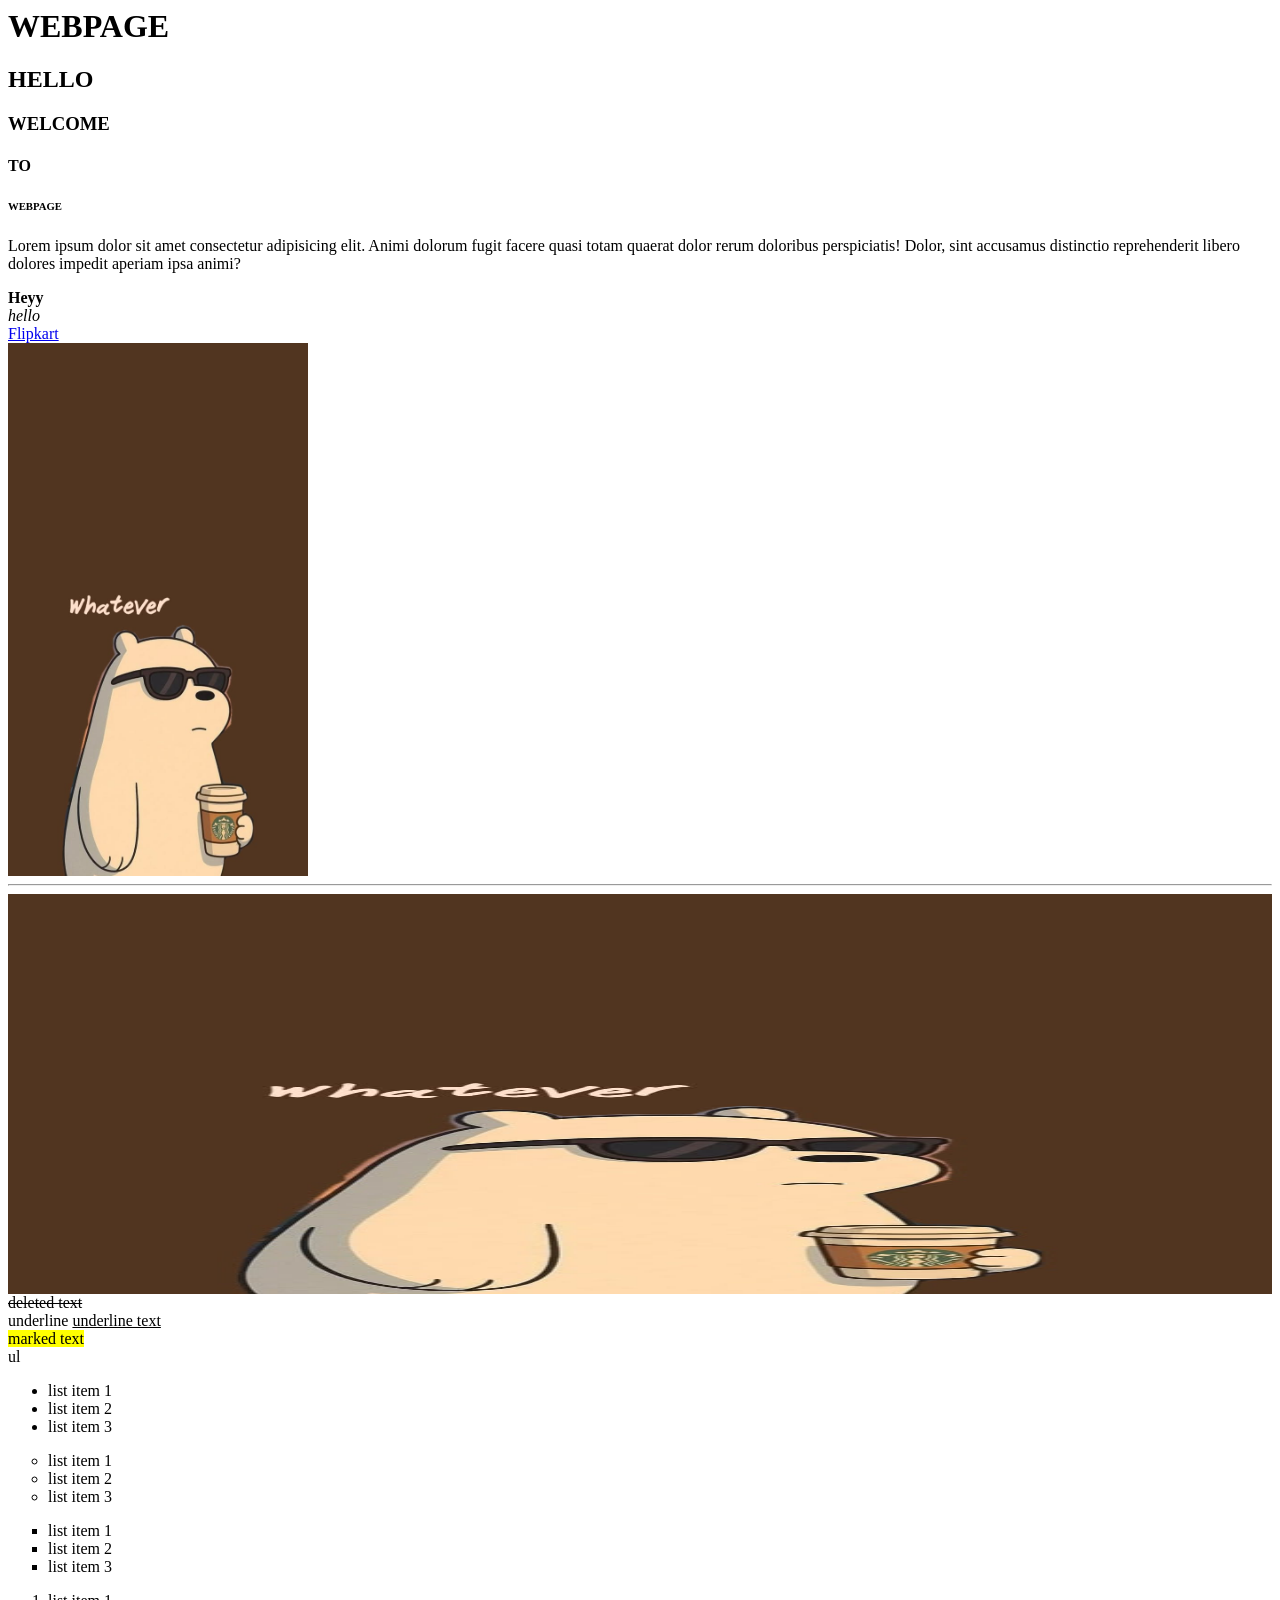
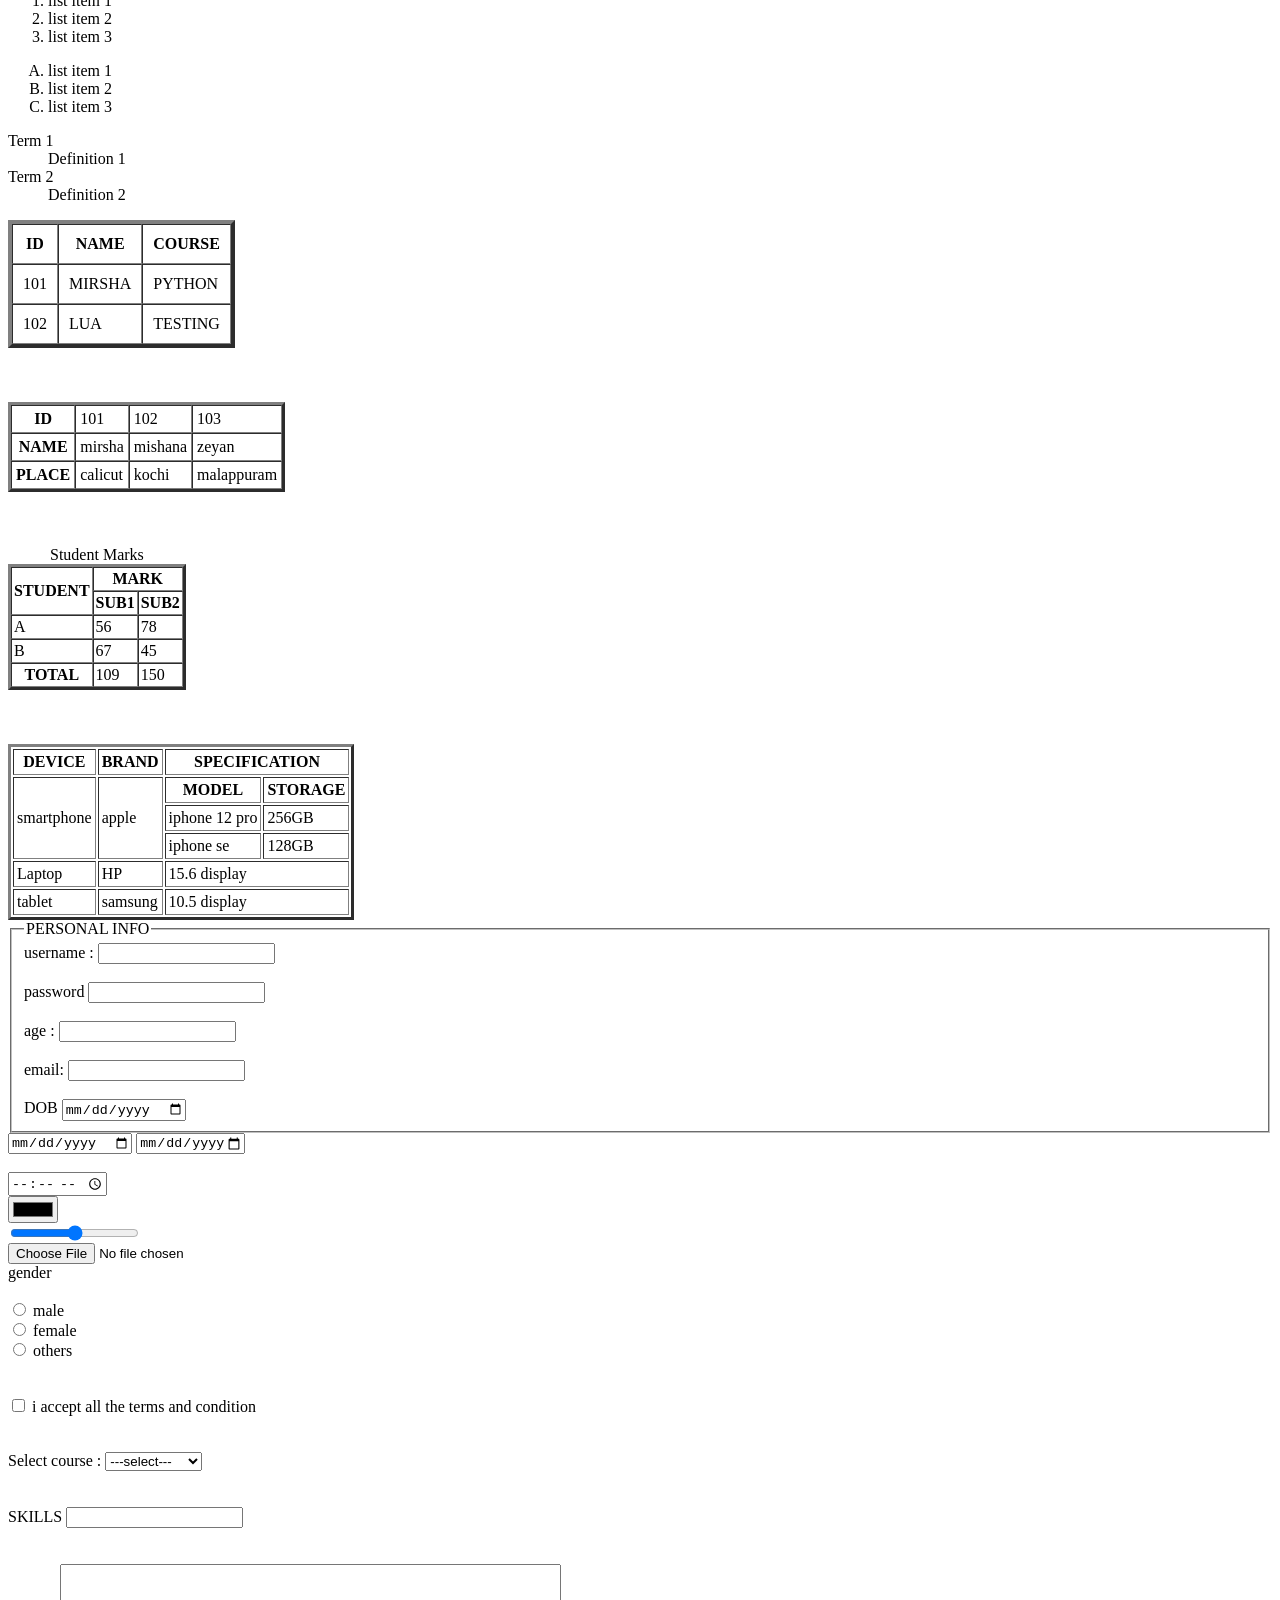
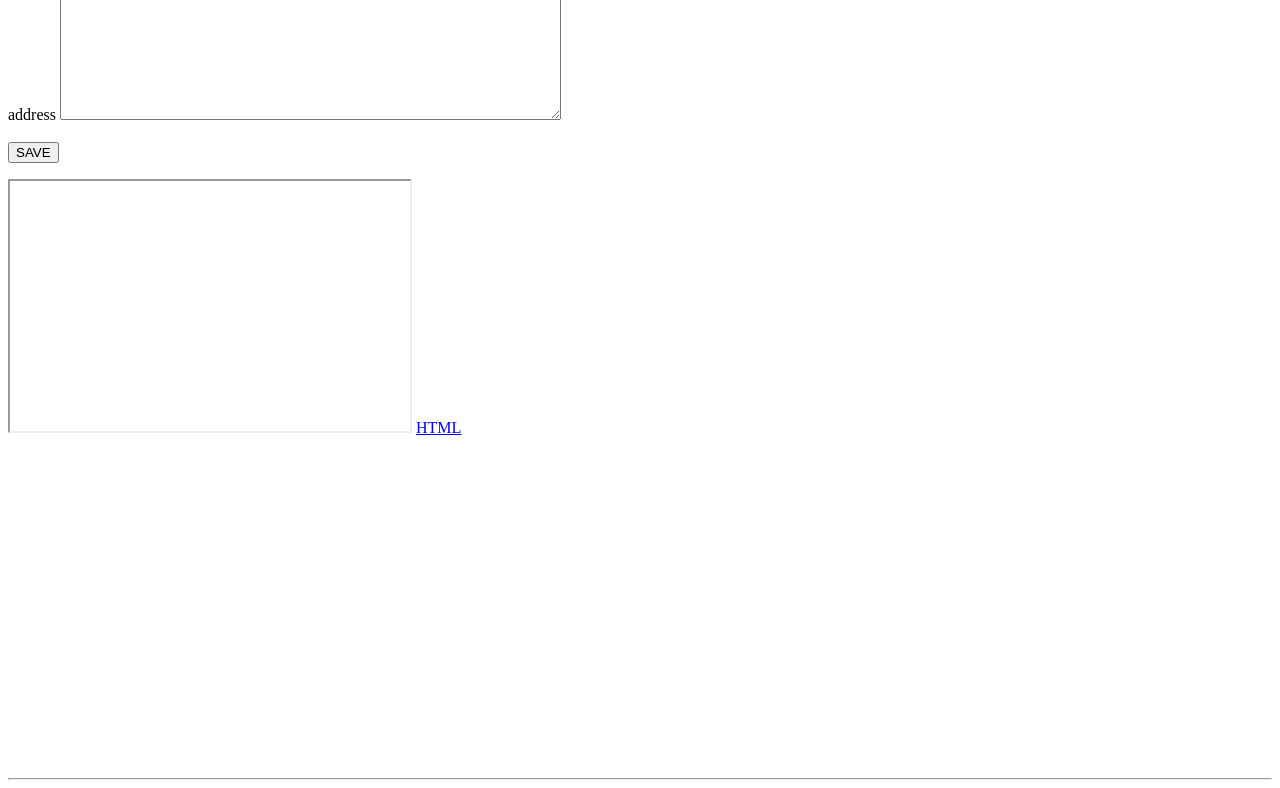
<file: indexx.html>
<html>
    <head>
        <h1>WEBPAGE</h1>
        <h2>HELLO</h2>
        <h3>WELCOME</h3>
        <h4>TO</h4>
        <h6>WEBPAGE</h6>
        

    </head>
    <body>
        <p>Lorem ipsum dolor sit amet consectetur adipisicing elit. Animi dolorum fugit facere quasi totam quaerat dolor rerum doloribus perspiciatis! Dolor, sint accusamus distinctio reprehenderit libero dolores impedit aperiam ipsa animi?</p>

            <!-- inline contnt  contentinte space mthre idkullu
                block content  it takes the entire space

                br tag for break
                hr tag for horizontally separation veran means correct intentation aayi oru seprtion mark indavum
             
            -->



        <b>Heyy</b>
        <br>
        <i>hello</i>
        <br>
        <a href="https://www.flipkart.com/" target="_blank">Flipkart</a> <br>
        
        <img src="image1.jpg" alt="" width="300px" height="">
        <hr>
        <img src="image1.jpg" alt="" width="100%" height="400px">
        <del>deleted text</del> <br>
        underline <u>underline text</u> <br>
        <mark>marked text</mark> <br>

        ul
        <ul>
            <li>list item 1</li>
            <li>list item 2</li>
            <li>list item 3</li>
        </ul>   

        <ul type="circle">
            <li>list item 1</li>
            <li>list item 2</li>
            <li>list item 3</li>

        </ul>

        
        <ul type="square">
            <li>list item 1</li>
            <li>list item 2</li>
            <li>list item 3</li>

        </ul>

        <ol>
            
            <li>list item 1</li>
            <li>list item 2</li>
            <li>list item 3</li>
        </ol>

        <ol type="A">
            
            <li>list item 1</li>
            <li>list item 2</li>
            <li>list item 3</li>
            
        </ol>



        <dl>
            <dt>Term 1</dt>
            <dd>Definition 1</dd>
            <dt>Term 2</dt>
            <dd>Definition 2</dd>
        </dl>
<!-- 
        unordered list 
        ------------------
        type-> disc(default), circle, square

        ordered list
        ---------------------
        type-> 1(default), A (uppercase), a (lowercase), I (uppercase Roman), i (lowercase Roman)
        start-> starting number for ordered list
        eg: <ol start="5">
                <li>list item 1</li>
                <li>list item 2</li>
                <li>list item 3</li>
            </ol>  so the list will start from 5 and continue to 6,7,8

        Definition list
        ---------------------
        we can use <dl> tag to create a definition list. It contains <dt> (definition term) and <dd> (definition description) tags. The <dt> tag is used to define the term, and the <dd> tag is used to provide the definition or description of that term.
        and also we can use ol or ul inside the definition list to create a nested list.
        eg: <dl>
                <dt>Term 1</dt>
                <dd>
                    <ul>
                        <li>list item 1</li>
                        <li>list item 2</li>
                        <li>list item 3</li>
                    </ul>   
                </dd>
                <dt>Term 2</dt>
                <dd>Definition 2</dd>
            </dl>

        HTML TABLE
        ----------------------------
        ====================================================================
        <table border="4px" cellpadding="10px"  cellspacing="0px">
        <thead>
            <tr>
                <th>ID</th>
                <th>NAME</th>
                <th>COURSE</th>
            </tr>
                                                       output of this table is == id name course
                                                                                  101 mir  python
        </thead>                                                                  102 lua  testing
        <tbody>
            <tr>
                <td>101</td>
                <td>MIRSHA</td>
                <td>PYTHON</td>
            </tr>
            <tr>
                <td>102</td>
                <td>LUA</td>
                <td>TESTING</td>
            </tr>
        </tbody>


    </table>
============================================================

    <table border="3px" cellpadding="2px" cellspacing="0">

        <caption> Student Marks</caption>
        <tr>
            <th rowspan="2">STUDENT</th>
            <th colspan="2">MARK</th>
        </tr>
        <tr>
            <th>SUB1</th>
            <th>SUB2</th>
        </tr>
        <tr>
            <td>A</td>
            <td>56</td>
            <td>78</td>
        </tr>
        <tr>
            <td>B</td>
            <td>67</td>
            <td>45</td>
        </tr>
        <tr>
            <th>TOTAL</th>
            <td>109</td>
            <td>150</td>
        </tr>
    </table>
OUTPUT
-----------

STUDENT	    MARK
        SUB1	SUB2
A	    56	    78
B	    67	    45
TOTAL	109	    150
=================================================
<caption> is used to caption the table 
    cellpadding= contentum borderum thammilulla space 
    cellspacing= cellukal thammil ulla space (ath 0px kodukkalavum nalle)
==============================================================================


HTML FORMS
-----------
tags>>>> form,input,label,select,textarea
<form action=" url okky idaam" method="get or post" enctype="encryption type" target="_blank or onnum vendathim idam , blank use chyyumnnath result kittumbol vere webpage open avanann">


 -->
    <table border="4px" cellpadding="10px"  cellspacing="0px">
        <thead>
            <tr>
                <th>ID</th>
                <th>NAME</th>
                <th>COURSE</th>
            </tr>
        </thead>
        <tbody>
            <tr>
                <td>101</td>
                <td>MIRSHA</td>
                <td>PYTHON</td>
            </tr>
            <tr>
                <td>102</td>
                <td>LUA</td>
                <td>TESTING</td>
            </tr>
        </tbody>


    </table>
    <br>
    <br>
    <br>

    <table border="3px" cellspacing="0px" cellpadding="4px">
        <tr>
            <th>ID</th>
            <td>101</td>
            <td>102</td>
            <td>103</td>
        </tr>

        <tr>
            <th>NAME</th>
            <td>mirsha</td>
            <td>mishana</td>
            <td>zeyan</td>
        </tr>

        <tr>
            <th>PLACE</th>
            <td>calicut</td>
            <td>kochi</td>
            <td>malappuram</td>
        </tr>
    </table>

    <br>
    <br>
    <br>

    <table border="3px" cellpadding="2px" cellspacing="0">

        <caption> Student Marks</caption>
        <tr>
            <th rowspan="2">STUDENT</th>
            <th colspan="2">MARK</th>
        </tr>
        <tr>
            <th>SUB1</th>
            <th>SUB2</th>
        </tr>
        <tr>
            <td>A</td>
            <td>56</td>
            <td>78</td>
        </tr>
        <tr>
            <td>B</td>
            <td>67</td>
            <td>45</td>
        </tr>
        <tr>
            <th>TOTAL</th>
            <td>109</td>
            <td>150</td>
        </tr>
    </table>
    <br>
    <br>
    <br>

    <table border="3px" cellpadding="3px" cellspacing="2px">
        <tr>
            <th>DEVICE</th>
            <th>BRAND</th>
            <th colspan="2">SPECIFICATION</th>
        </tr>
        <tr>
            <td rowspan="3">smartphone</td>
            <td rowspan="3">apple</td>
            <th>MODEL</th>
            <th>STORAGE</th>
        </tr>
        <tr>
            <td>iphone 12 pro</td>
            <td>256GB</td>
        </tr>
        <tr>
            <td>iphone se</td>
            <td>128GB</td>
        </tr>
        <tr>
            <td>Laptop</td>
            <td>HP</td>
            <td colspan="2">15.6 display</td>
        </tr>
        <tr>
            <td>tablet</td>
            <td>samsung</td>
            <td colspan="2">10.5 display</td>
        </tr>
    </table>

    <form action="submit.html" method="" enctype="" target="">
        <fieldset>
            <legend>PERSONAL INFO</legend>
            <label for="">username :</label>
            <input type="text" required>
            <br>
            <br>
            <label for="">password</label>
            <input type="password" required>
            <br>
            <br>
            <label for="">age :</label>
            <input type="number" required>
            <br> <br>
            <label for="">email:</label>
            <input type="email" required>
            <br> <br>
            <label for="">DOB</label>
            <input type="date">
        </fieldset>

        <input type="date" min="2025-01-01">
        <input type="date" max="2026-11-03">


        <br> <br>
        <input type="time"> <br>
        <input type="color"> <br>
        <input type="range"> <br>
        <input type="file"> <br>



        <!-- radio buttons>>>>>>> oru option mathram choose akan -->
         <label for="">gender</label>  <br> <br>

         <input type="radio" name="gender" value="male">
         <label for="">male</label> <br>
        
        <input type="radio" name="gender" value="female">
        <label for="">female</label> <br>

        <input type="radio" name="gender" value="other">
        <label for="">others</label> <br> <br> <br>


        <!-- checkbox>>>>>>>>>>> multiple options choose cheyan -->

        <input type="checkbox" value="true">
        <label for=""> i accept all the terms and condition</label><br><br><br>


         <!-- DRPDOWN LIST>>>>>>... -->
          <label for="">Select course :</label>
          <select>
            <option value="python">Python</option>
            <option value="testing">Testing</option>
            <option value="data science">data science</option>
            <option value="data analyst">data analyst</option>
            <option value="" disabled selected>---select---</option>
          </select><br><br><br>


          <!-- DATA LIST>>>>>>>>>>> -->
           <!-- nammal input cheyyum ,so cheyyumbol options suggestion vernam agnen working -->
           
        <label for="">SKILLS</label>
        <input type="text" list="skills">
        <datalist id="skills">
            <option value="python">
            <option value="java">
            <option value="php">

        </datalist><br><br><br>

        <!-- TEXTAREA>>>>>>>>>>>> -->
         <!-- cols how many character should have and rows height of the text box  -->
         
        <label for="">address</label>
        <textarea cols="60" rows="10"></textarea><br><br>


        <button type="submit">SAVE</button>
        <!-- <input type="text" value="click"> -->
    
    </form>


        <!-- FRAMESET>>>>>>>>>>>>> -->
         <!-- ivde iframe tag koduthitt border ht wdth name fix chyya then a tag open and link copy paste target tag kodukkuka avde iframeil kodutha name kodukkuka  so it linked ,iframe paryumbol athin separte column undavum webpagil -->

        <iframe src="" frameborder="5px" name="html" width="400px" height="250px"></iframe>
        <a href="https://www.wikipedia.org/" target="html">HTML</a> <br><br>

        <!-- TO GET THE YOUTUBE VIDEO TO THE WEBPAGE   DOO> open yutube-select video-share button-select embeded option-copy-paste -->
        <iframe width="560" height="315" src="https://www.youtube.com/embed/kqtD5dpn9C8?si=o8rTTaeo4c3iyWK3" title="YouTube video player" frameborder="0" allow="accelerometer; autoplay; clipboard-write; encrypted-media; gyroscope; picture-in-picture; web-share" referrerpolicy="strict-origin-when-cross-origin" allowfullscreen></iframe>
        
        <hr>


        
    




    </body>



</html>
</file>
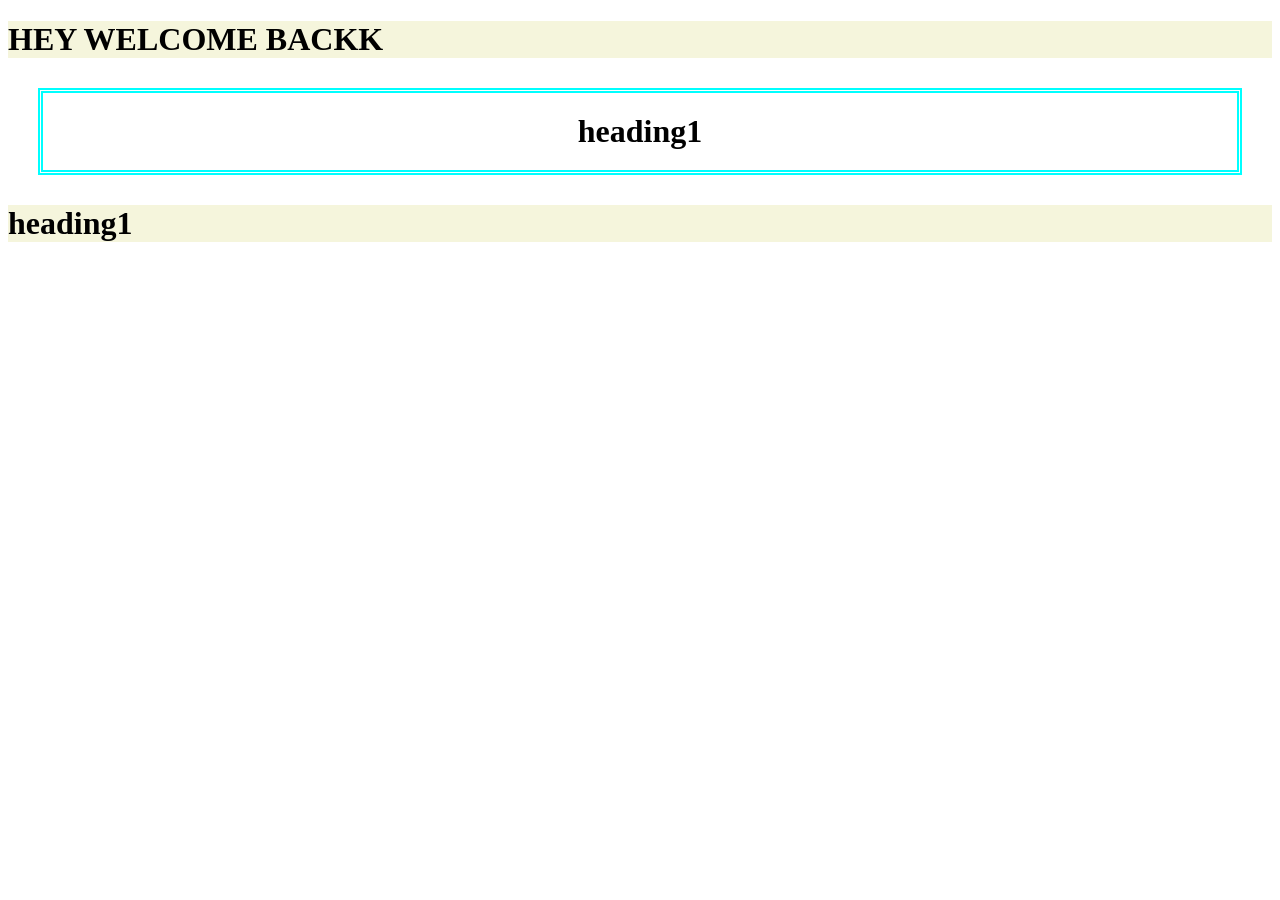
<file: inlinecss.html>
<!-- cASCADE STYLING SHEETTT>>>>>>>>> -->

<!-- INLINE CSS -->
<!-- <!DOCTYPE html>
<html lang="en">
<head>
    <meta charset="UTF-8">
    <meta name="viewport" content="width=device-width, initial-scale=1.0">
    <title>Document</title>
</head>
<body>

    <h1 style="color:aquamarine;background-color: bisque;">HEY WELCOME BACKK</h1>
    <h2 style="color: brown; text-align: center;">HELLOOOO</h2>
</body>
</html> -->



<!-- INTERNAL CSS -->
<!-- so style tag open cheyya 
selector{

} ithan syntax 

h1{
    border 5px.....
} ith ammal ethra h1 tag kodukkunno athjinokke apply aavum soo incase nammalk oru h1 tagin mathram mathi ennundel use id eg: <h1 id="unique">
    so #id name vech call chheyyam like  #unique{

    }  
then next case eg: ammlk 3 h1 tag und so we need only 2 to style so ammlk venda h1 tagin class set chyya with name then .classname call cheythal athin mathram style kittum 
 -->






<!DOCTYPE html>
<html lang="en">
<head>
    <meta charset="UTF-8">
    <meta name="viewport" content="width=device-width, initial-scale=1.0">
    <title>Document</title>
</head>
<body>
     <style>
        #head2{
            /* border-width: 5px;
            border-style: dashed;
            border-color: cyan;
            padding-left:10px 
            padding: top 10px;
            padding:bottom:10px*/
            border: 5px double cyan;
            padding: 20px;
            text-align: center;
            margin: 30px;
            /* margin-top: 10px;
            margin-bottom: 10px;
            margin-left: 10px;
            margin-right: 10px; */
        }

        .head{
            background-color: beige;
        }
        
     </style>
    <h1 class="head" id="head1" >HEY WELCOME BACKK</h1>
    <h1 id="head2">heading1</h1>
    <h1 class="head" id="head3">heading1</h1>
</body>
</html>
</file>
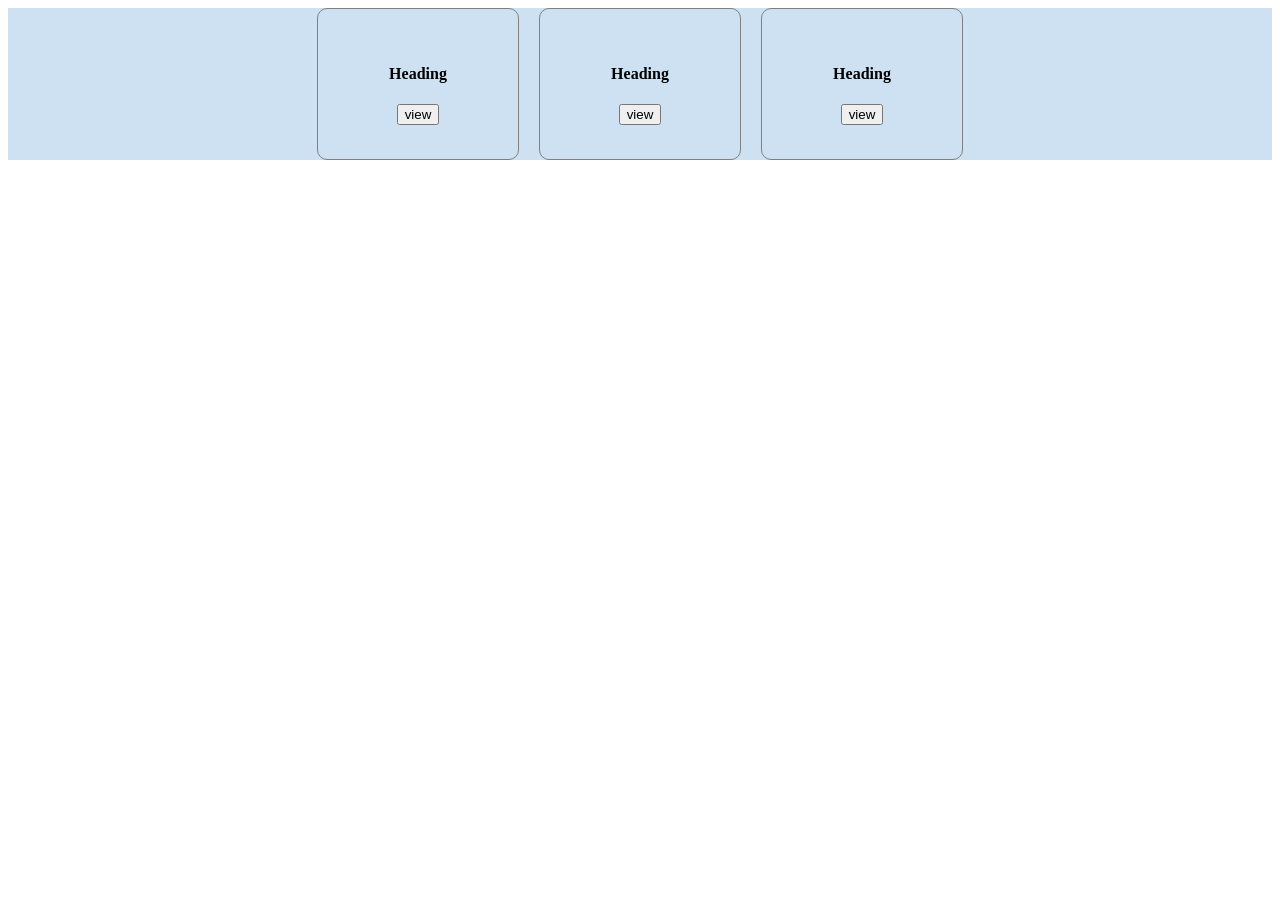
<file: mediaQueries.html>
<!DOCTYPE html>
<html lang="en">
<head>
    <meta charset="UTF-8">
    <meta name="viewport" content="width=device-width, initial-scale=1.0">
    <title>Document</title>
    <link rel="stylesheet" href="mediaQueries.css">
</head>
<body>
    

    <div class="container">
        <div class="card">
            <h4>Heading</h4>
            <button>view</button>
        </div>
        <div class="card">
            <h4>Heading</h4>
            <button>view</button>
        </div>
        <div class="card">
            <h4>Heading</h4>
            <button>view</button>
        </div>

    </div>

</body>
</html>
</file>
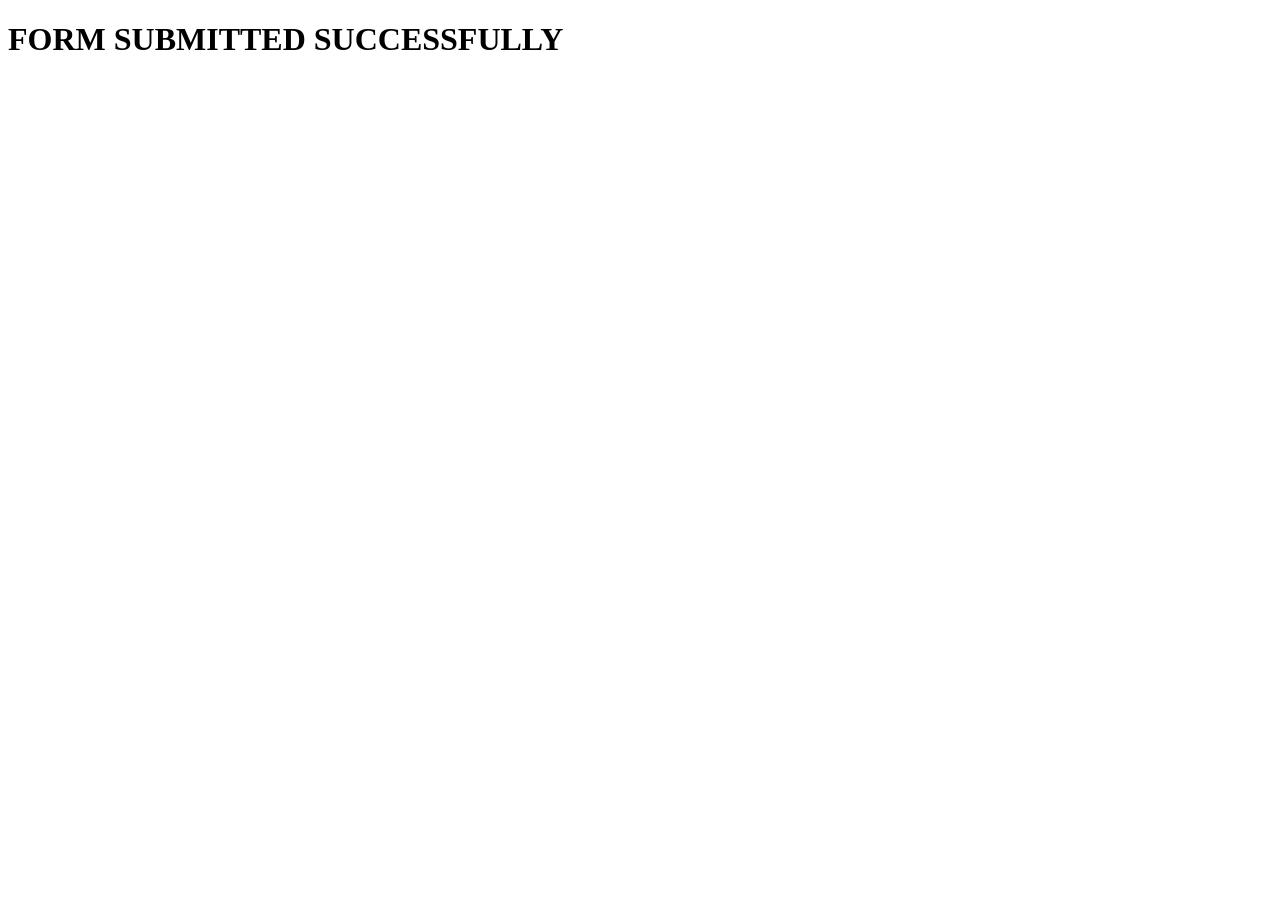
<file: submit.html>
<!DOCTYPE html>
<html lang="en">
<head>
    <meta charset="UTF-8">
    <meta name="viewport" content="width=device-width, initial-scale=1.0">
    <title>Document</title>
</head>
<body>
    <h1>FORM SUBMITTED SUCCESSFULLY</h1>
</body>
</html>
</file>
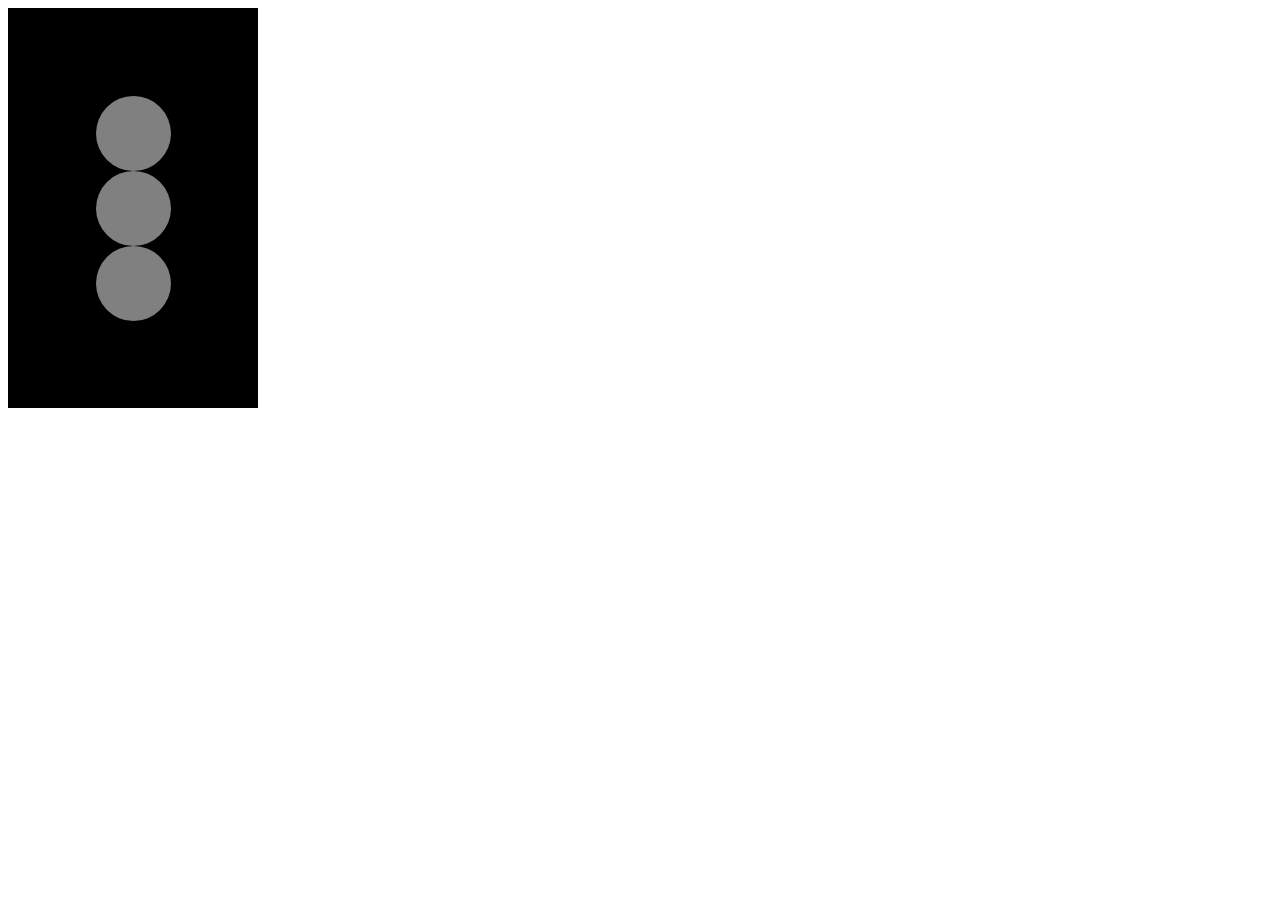
<file: transitionsAnimations.html>
<!DOCTYPE html>
<html lang="en">
<head>
    <meta charset="UTF-8">
    <meta name="viewport" content="width=device-width, initial-scale=1.0">
    <link rel="stylesheet" href="transitionsAnimations.css">
    <title>Document</title>
</head>
<body>
    <!-- <div class="box1"></div> -->
    <!-- <div class="box2"></div> -->
     <!-- <div class="box3"></div> -->
    <div class="traffic">
        <div class="red"></div>
        <div class="orange"></div>
        <div class="green"></div>
    </div>
</body>
</html>
</file>
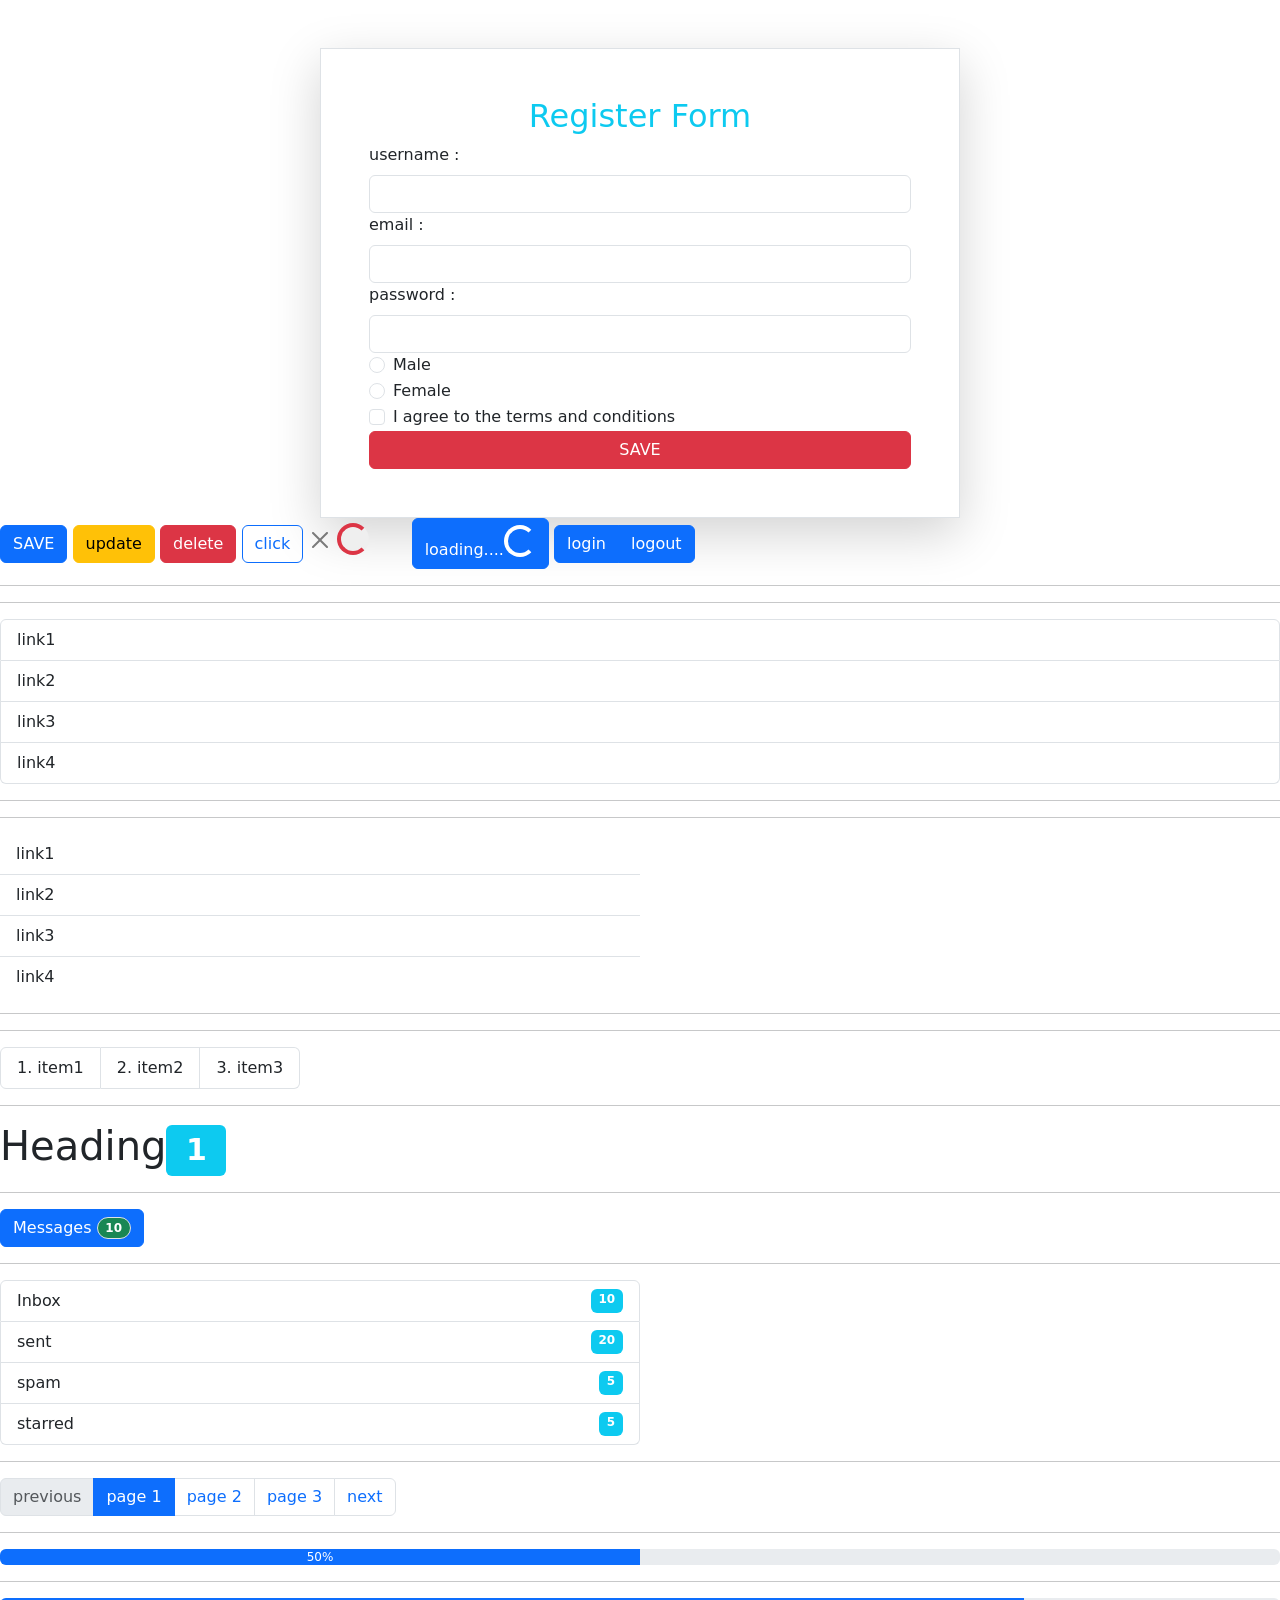
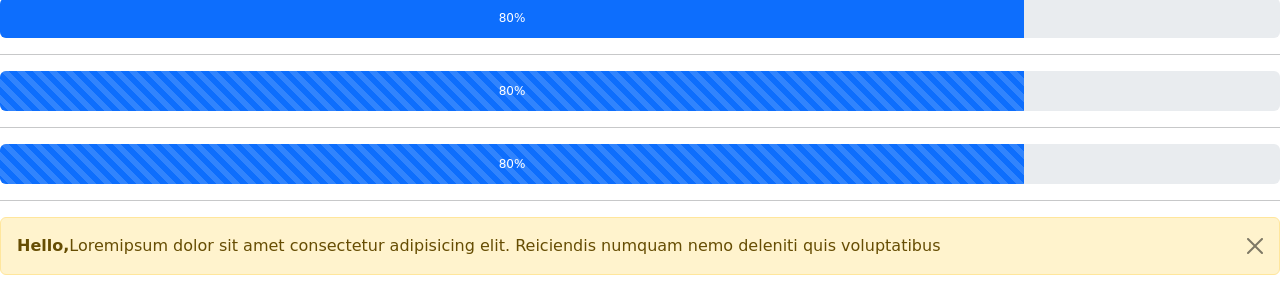
<file: Bootstrap/forms.html>
<!DOCTYPE html>
<html lang="en">
<head>
    <meta charset="UTF-8">
    <meta name="viewport" content="width=device-width, initial-scale=1.0">
    <title>Document</title>
    <link href="https://cdn.jsdelivr.net/npm/bootstrap@5.3.9/dist/css/bootstrap.min.css" rel="stylesheet" integrity="sha384-yEPZ7jP9S0QKiUQ0m3jjsO4ProIW7wvR9gXkI7JOGa2XVsw53Yke2bsdkBbjmmiX" crossorigin="anonymous">
</head>
<body>

<!-- --------UTILITY CLASSES----------
 w-25,w-50,w-75,w-100
 h-25,h-50,h-75,h-100
 padding-p
 margin-m
 t-top margin-top- mt,padding-top -pt
 1 rem -16px
-->


<div class="d-flex justify-content-center align-items-center w-100  mt-5">
    <div class="w-50 border p-5 shadow-lg">
        <h2 class="text-center text-info">Register Form</h2>
    <form action="">
        <label for="" class="form-label">username :</label>
        <input type="text" class="form-control">
        <label for="" class="form-label">email :</label>
        <input type="email" class="form-control">
        <label for="" class="form-label">password :</label>
        <input type="password" class="form-control">


        <div class="form-check">
            <input type="radio" class="form-check-input" id="male">
            <label for="male" class="form-check-label">Male</label>
        </div>
        <div class="form-check">
            <input type="radio" class="form-check-input" id="female">
            <label for="female" class="form-check-label">Female</label>
        </div>

        <div class="form-check">
            <input type="checkbox" class="form-check-input" id="check">
            <label for="check" class="form-check-label">I agree to the terms and conditions</label>
        </div>


        <div class="d-grid">
            <button class="btn btn-danger">SAVE</button>
        </div>
        <!-- d-grid class kodukunnathu button full width aakkan vendi aanu. d-flex koduthal button center aakum. d-flex justify-content-center koduthal button center aakum. d-flex justify-content-end koduthal button right side aakum. d-flex justify-content-start koduthal button left side aakum. d-flex justify-content-between koduthal button left and right side aakum. d-flex justify-content-around koduthal button left and right side aakum. d-flex justify-content-evenly koduthal button left and right side aakum. d-flex align-items-center koduthal button vertical center aakum. d-flex align-items-start koduthal button top side aakum. d-flex align-items-end koduthal button bottom side aakum. -->
        <!--
        <div class="d-flex justify-content-center mt-3">
            <button class="btn btn-danger">SAVE</button>
        </div> -->

    </form>
    </div>
</div>


<!-- ---------- BUTTONS ----------- -->

<button class="btn btn-primary">SAVE</button>
<button class="btn btn-warning">update</button>
<button class="btn btn-danger">delete</button>
<button class="btn btn-outline-primary">click</button>
<button class="btn-close"></button>
<button class="spinner-border text-danger"></button>
<button class="spinner-grow"></button>
<button class="btn btn-primary">loading....<span class="spinner-border"></span></button>


<div class="btn-group">
    <button class="btn btn-primary">login</button>
    <button class="btn btn-primary">logout</button>
    <!-- <button class="btn btn-primary">logout</button> -->
</div>
<hr>
<hr>
<!-- unorderd list -->
<div class="list-group">
    <a href="#" class="list-group-item">link1</a>
    <a href="#" class="list-group-item">link2</a>
    <a href="#" class="list-group-item">link3</a>
    <a href="#" class="list-group-item">link4</a>
</div>
<hr>
<hr>

<div class="list-group w-50 list-group-flush">
    <a href="#" class="list-group-item list-group-item-action">link1</a>
    <a href="#" class="list-group-item list-group-item-action">link2</a>
    <a href="#" class="list-group-item list-group-item-action">link3</a>
    <a href="#" class="list-group-item list-group-item-action">link4</a>
</div>
<hr>
<hr>
<!-- ordered list 
 here default aaytt vertical aan list chyth  thera so if we want horizontal classil list grp horizontal kodukkuka-->
<ol class="list-group list-group-numbered w-50 list-group-horizontal ">
    <li class="list-group-item">item1</li>
    <li class="list-group-item">item2</li>
    <li class="list-group-item">item3</li>
</ol>
<hr>
<!-- badge property used for highlite a word or anything -->
<h1>Heading<span class="badge bg-info">1</span></h1>
<hr>
<button class="btn btn-primary">Messages <span class="badge bg-success border rounded-4">10</span></button>

<hr>


<ul class="list-group w-50">
    <li class="list-group-item d-flex justify-content-between">Inbox
        <span class="badge bg-info">10</span>
    </li>
    <li class="list-group-item d-flex justify-content-between">sent
        <span class="badge bg-info">20</span>
    </li>
    <li class="list-group-item d-flex justify-content-between">spam
        <span class="badge bg-info">5</span>
    </li>
    <li class="list-group-item d-flex justify-content-between">starred
        <span class="badge bg-info">5</span>
    </li>
</ul>

<hr>
<!-- pagination   
 disabled kodukkunnath page 1 open chyumbol prvs page indavarthallo so disable function use chynnath 
 and active ennath eathann working ennath indicate chyyunnath-->
<ul class="pagination">
    <li class="page-item">
        <a href="" class="page-link disabled">previous</a>
    </li>
    <li class="page-item">
        <a href="" class="page-link active">page 1</a>
    </li>
     <li class="page-item">
        <a href="" class="page-link">page 2</a>
    </li>
     <li class="page-item">
        <a href="" class="page-link ">page 3</a>
    </li>
     <li class="page-item">
        <a href="" class="page-link next">next</a>
    </li>
</ul>
<hr>
<!-- progress bar -->
<div class="progress">
    <div class="progress-bar" style="width: 50%;" >
        50%
    </div>
</div>

<hr>
<div class="progress" style="height: 40px;">
    <div class="progress-bar" style="width :80%">
        80%
    </div>
</div>
<hr>
<div class="progress" style="height: 40px;">
    <div class="progress-bar progress-bar-striped" style="width :80%">
        80%
    </div>
</div>
<hr>
<div class="progress" style="height: 40px;">
    <div class="progress-bar progress-bar-striped progress-bar-animated" style="width :80%">
        80%
    </div>
</div>
<hr>
<!-- ALERT -->

<div class="alert alert-warning alert-dismissible">
    <b>Hello,</b>Loremipsum dolor sit amet consectetur adipisicing elit. Reiciendis numquam nemo deleniti quis voluptatibus
    <button class="btn-close" data-bs-dismiss="alert"></button>
</div>

<script src=""></script>


</body>
</html>
</file>
<file: styles.css>
/*body{
    background-image: linear-gradient (to right, red,blue);
} */

/* 
body{
    background-image:url(image1.jpg);
    background-repeat: no-repeat;
    background-size: 100% 100%;
    background-attachment: fixed;
}

div{
    width: 150px;
    height: 150px;
} */

/* #box1{
    background-color: aliceblue;
    /* display: none;   ith space and content povum */
    /* visibility: hidden;   ith space avdenne indavum but content hide avum */
    /* position: relative; */
    /* left: 300px; */
    /* position: absolute;
    left: 300px;
} */ 
/* #box2{
    background-color:aqua;
}
#box3{
    background-color: blue;
} */

/* 
.container{
    width:300px;
    height:250px;
    background-color: aqua;
    position: relative;
}

.box{
    width: 100px;
    height:70px;
    background-color: blue;
    position: absolute;
    right: 0px;
    bottom: 0px;
} */
/* 
.container{
    border: 2px solid gray;
    text-align: center;
    position: sticky;
    top: 0px;   
    position: fixed;
    top: 0px;
    width: 100%;
}*/

/*
.box1,.box2{
     width: 100%;
    height: 700px;
}

.box1{
    background-color: beige;

}
/*
.box2{
    background-color: rgb(194,194,40);
} */

/* 
.box{
    width: 100px;
    height: 100px;
    background-color: aquamarine;
    border: 1px solid black;
    display: inline-block;

    
} */

/* 
.flex-container{
    width: 100%;
    height: 450px;
    background-color: bisque;
    display: flex;
    justify-content: space-between;
    align-items: center;
}
.box1{
    width: 100px;
    height: 100px;
    background-color: aquamarine;
    border: 1px solid black;
}

.grid-container{
    /* width: 100%; 
    display: grid;
    grid-template-columns: auto auto auto;
    grid-template-rows: 500px 500px ;
    row-gap: 10px;
    column-gap: 10px;
}

.box2{
    height: 100%;
    background-color: aquamarine;
    border: 1px solid black;
} */

.overflow{
    width: 300px;
    height: 250px;
    background-color: aquamarine;
    /* overflow:visible */
    /* overflow:hidden*/
    /* overflow:scroll*/
    overflow: auto;

}

.red{
    width: 300px;
    height: 250px;
    background-color: red;
    position: relative;
}

.green{
    width: 100px;
    height: 70px;
    background-color: green;
    position: absolute;
    z-index: 1;
    top: 0px;
}

.blue{
    width: 50px;
    height: 50px;
    background-color: blue;
    position: absolute;
    z-index: 2;
    top: 0px;
}

.float{
    width: 300px;
    height: 200px;
    background-color: aquamarine;
    float: right;
}

.float h1{
    float: inherit;
}

ul{
    list-style-type: none;
    padding: 0px;
    margin: 0px;
    background-color: antiquewhite;
    width: 200px;

}

li a{
    text-decoration: none;
    color: black;
    display: block;
    padding: 10px 20px;
}

li a:hover{
    background-color: grey;
    color: white;
    color: aliceblue;
}

.about{
    width: 100%;
    height: 600px;
    background-color: aquamarine;
}

.skills{
    width: 100%;
    height: 600px;
    background-color: bisque;

}

.contact{
    width: 100%;
    height: 600px;
    background-color: rgb(150,95,24);
}
</file>
<file: mediaQueries.css>
/* @media screen/all/print and (media-features:width/height/min-width/max-width/min-height/max-height){
    selector{

    }
}  syntax */


.container{
    display: flex;
    justify-content: center;
    gap: 20px;
    background-color: rgb(205,225,242);
}

.card{
    display: flex;
    justify-content: center;
    flex-direction: column;
    align-items: center;
    width: 200px;
    height: 150px;
    background-color:rgb(205,225,242); 
    border: 1px solid grey;
    border-radius: 10px;
}

@media screen and (max-width:480px){
    .container{
        flex-direction: column;
    }

    .card{
        width: 100px;
        background-color: aquamarine;
    }
}

@media screen and(max-width:760px){
    .container{
        flex-wrap: wrap;
    }
}
</file>
<file: transitionsAnimations.css>
.box1{
    width: 200px;
    height: 150px;
    background-color:rgb(17, 2, 45);
    /* transition: background-color  ease-in 2s; */
    transition: height 3s ease-in 2s;
}

.box1:hover{
    background-color: rgb(156, 27, 38);
    width: 300px;
    height: 200px;

}


/* ---------ANIMATIONS--------- */

.box2{
    width: 150px;
    height: 150px;
    background-color: blue;
    animation: move infinite 2s;
}

@keyframes move {
    from{
        background-color: blue;
    }
    to{
        background-color: bisque;
    }
}
/* 
@keyframes move{
    0%{
        background-color: blue;
    }
    25%{
        background-color: green;
    }
    50%{
        background-color: yellow;
    }
    75%{
        background-color: aquamarine;
    }
    100%{
        background-color: blue;
    } 
} */


    /* -----------NOTES------------ */

        /*
        here move ennath oru name aan ,we can add any name then call it after @keyframes
         transform: skew(45deg);  skew chyyan dgree value kodknm
        transform: rotate(45deg); rotate akan dgree value kodkanm 
         transform: scale(width,height);  width height adjust akan aaan scale()
        transform:translate() */

@keyframes move{
    0%{
        transform: translate(0px,0px) rotate(30deg);

    }
    25%{
        transform: translate(300px,0px) rotate(45deg);
    }
    50%{
        transform: translate(300px,300px) rotate(60deg);
    }
    75%{
        transform: translate(0px,300px) rotate(75deg);
    }
    100%{
        transform: translate(0px,0px) rotate(90deg);
    }
}


/* ----------BOUNCING BALL---------- */

.box3{
    width: 150px;
    height: 150px;
    border-radius: 90px;
    background-color: cadetblue;
    animation: ball 3s infinite;
    animation-direction: alternate;
}
@keyframes ball{
    0%{
        transform: translateY(0px);
    }
    50%{
        transform: translateY(400px);
    }
    100%{
        transform: translateY(0px);
    }
}


/* -----------TRAFFIC SIGNAL----------- */
.traffic{
    width: 250px;
    height: 400px;
    background-color: black;
    display: flex;
    justify-content: center;
    align-items: center;
    flex-direction: column;
}

.red{
    width: 75px;
    height: 75px;
    border-radius: 50%;
    background-color: grey;
    animation: red 2s infinite;
}


.orange{
    width: 75px;
    height: 75px;
    border-radius: 50%;
    background-color: grey;
    animation: orange 2s infinite;
}


.green{
    width: 75px;
    height: 75px;
    border-radius: 50%;
    background-color: grey;
    animation: green 2s infinite;
}


@keyframes red{
    0%,30%{
        background-color: red;
    }
    30.1%,100%{
        background-color: grey;
    }
    
}

@keyframes orange{
    0%,33%{
        background-color:grey;
    }
    34%,66%{
        background-color: orange;
    }
    66.1%,100%{
        background-color: grey;
    }
    
}

@keyframes green{
    
    0%,66%{
        background-color: grey;
    }
    67%,100%{
        background-color: green;
    }
    
}
</file>
